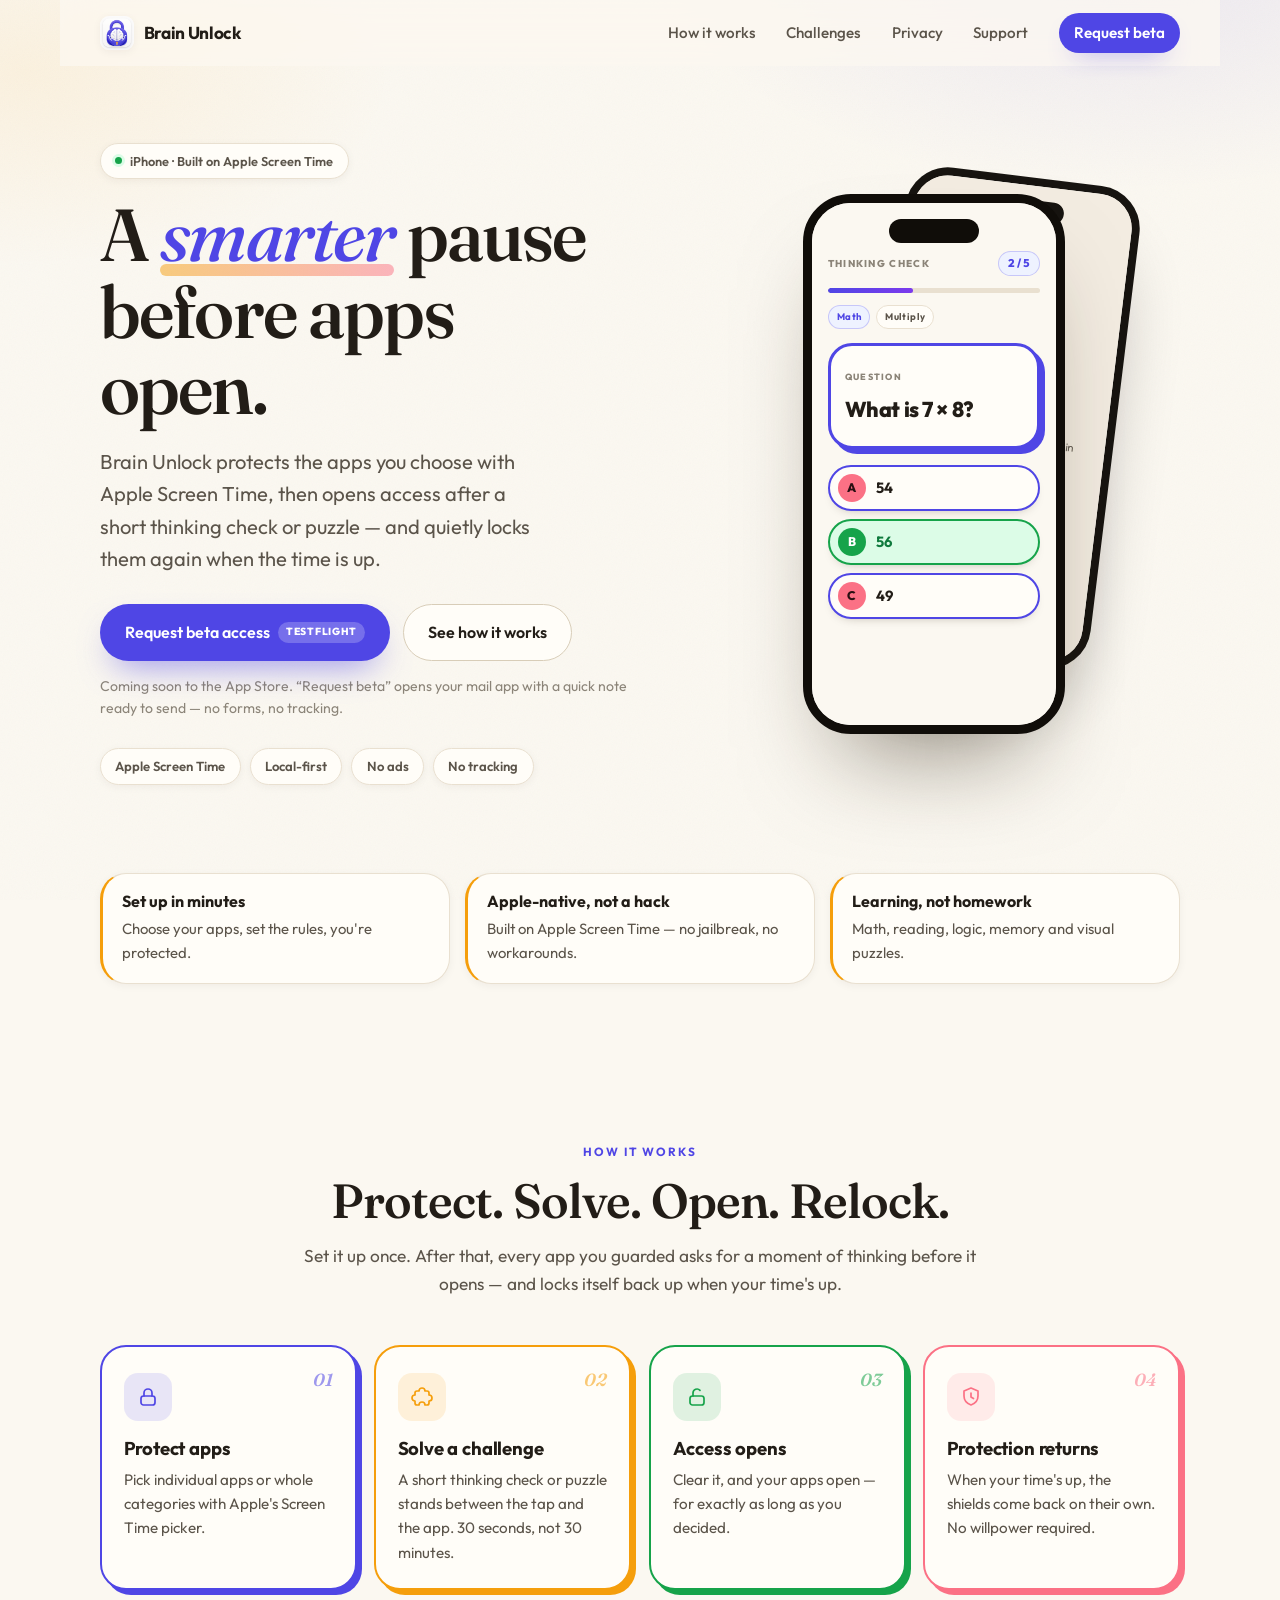
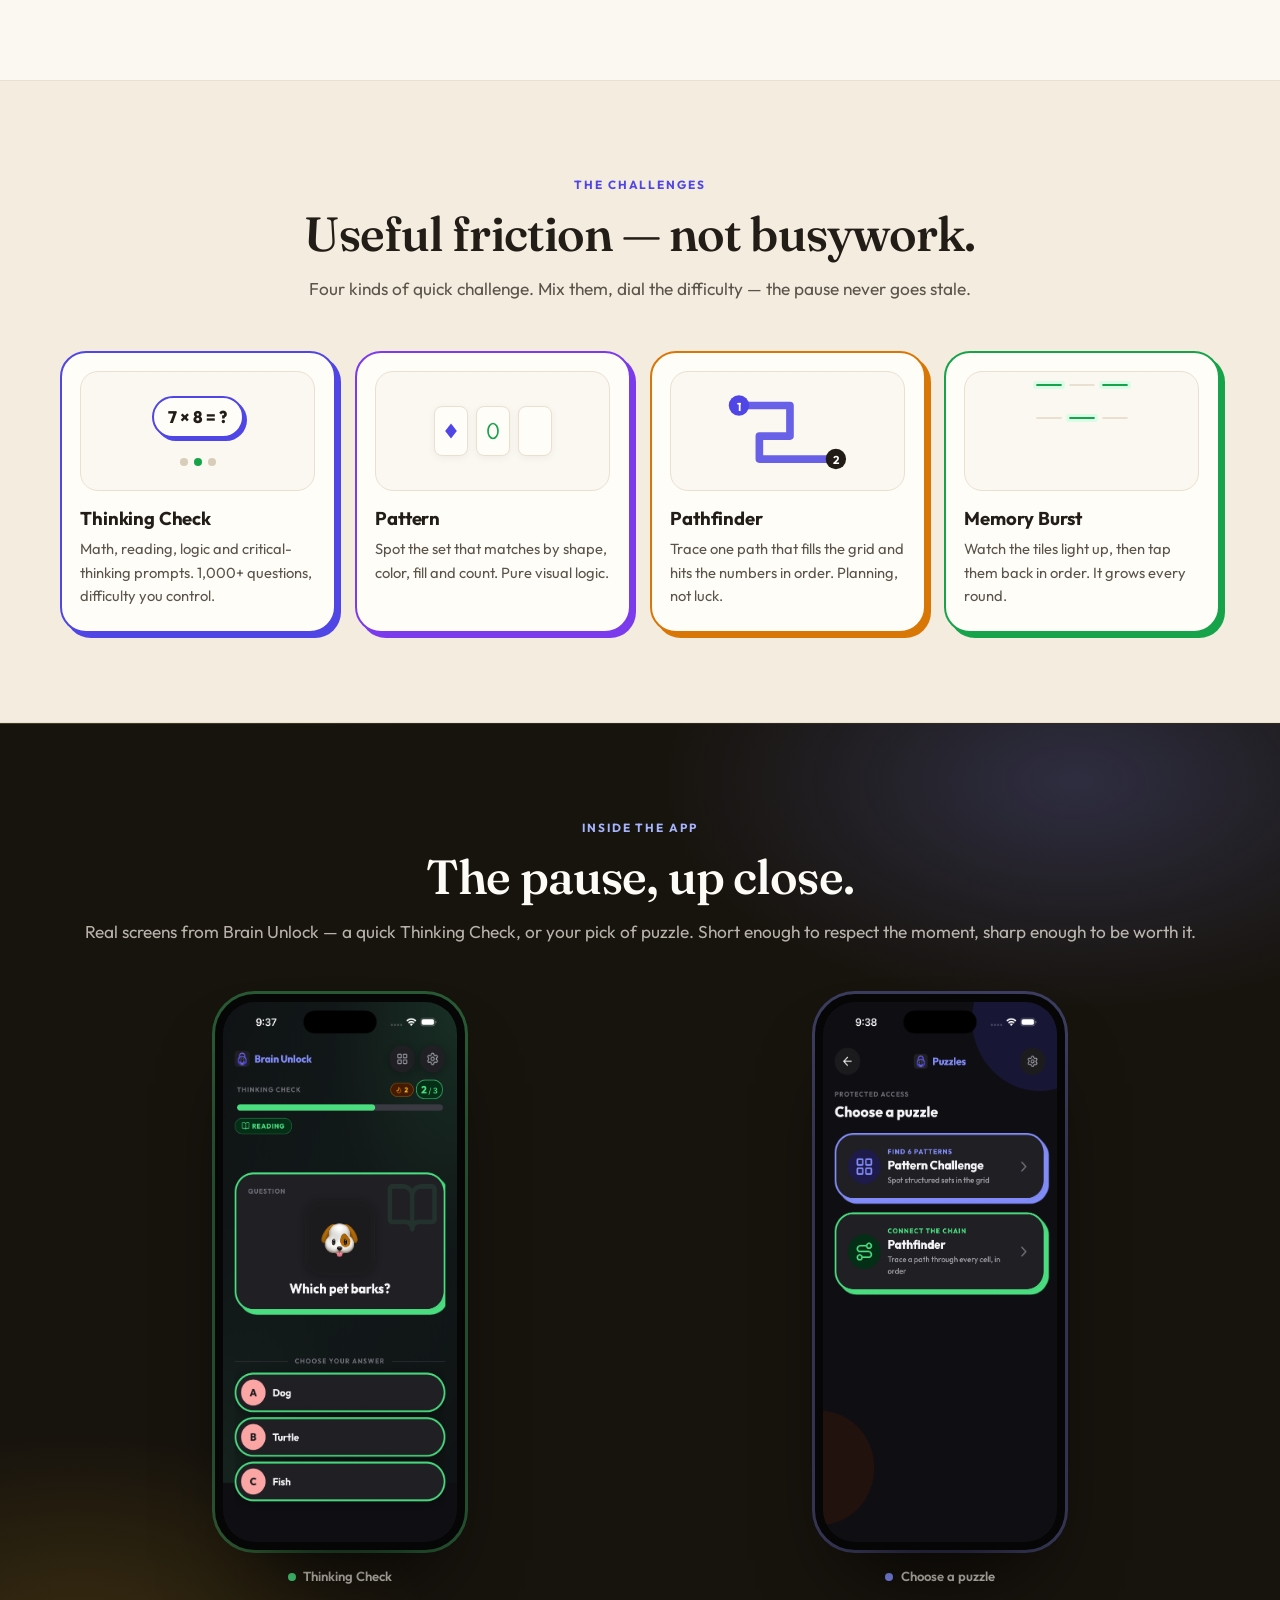
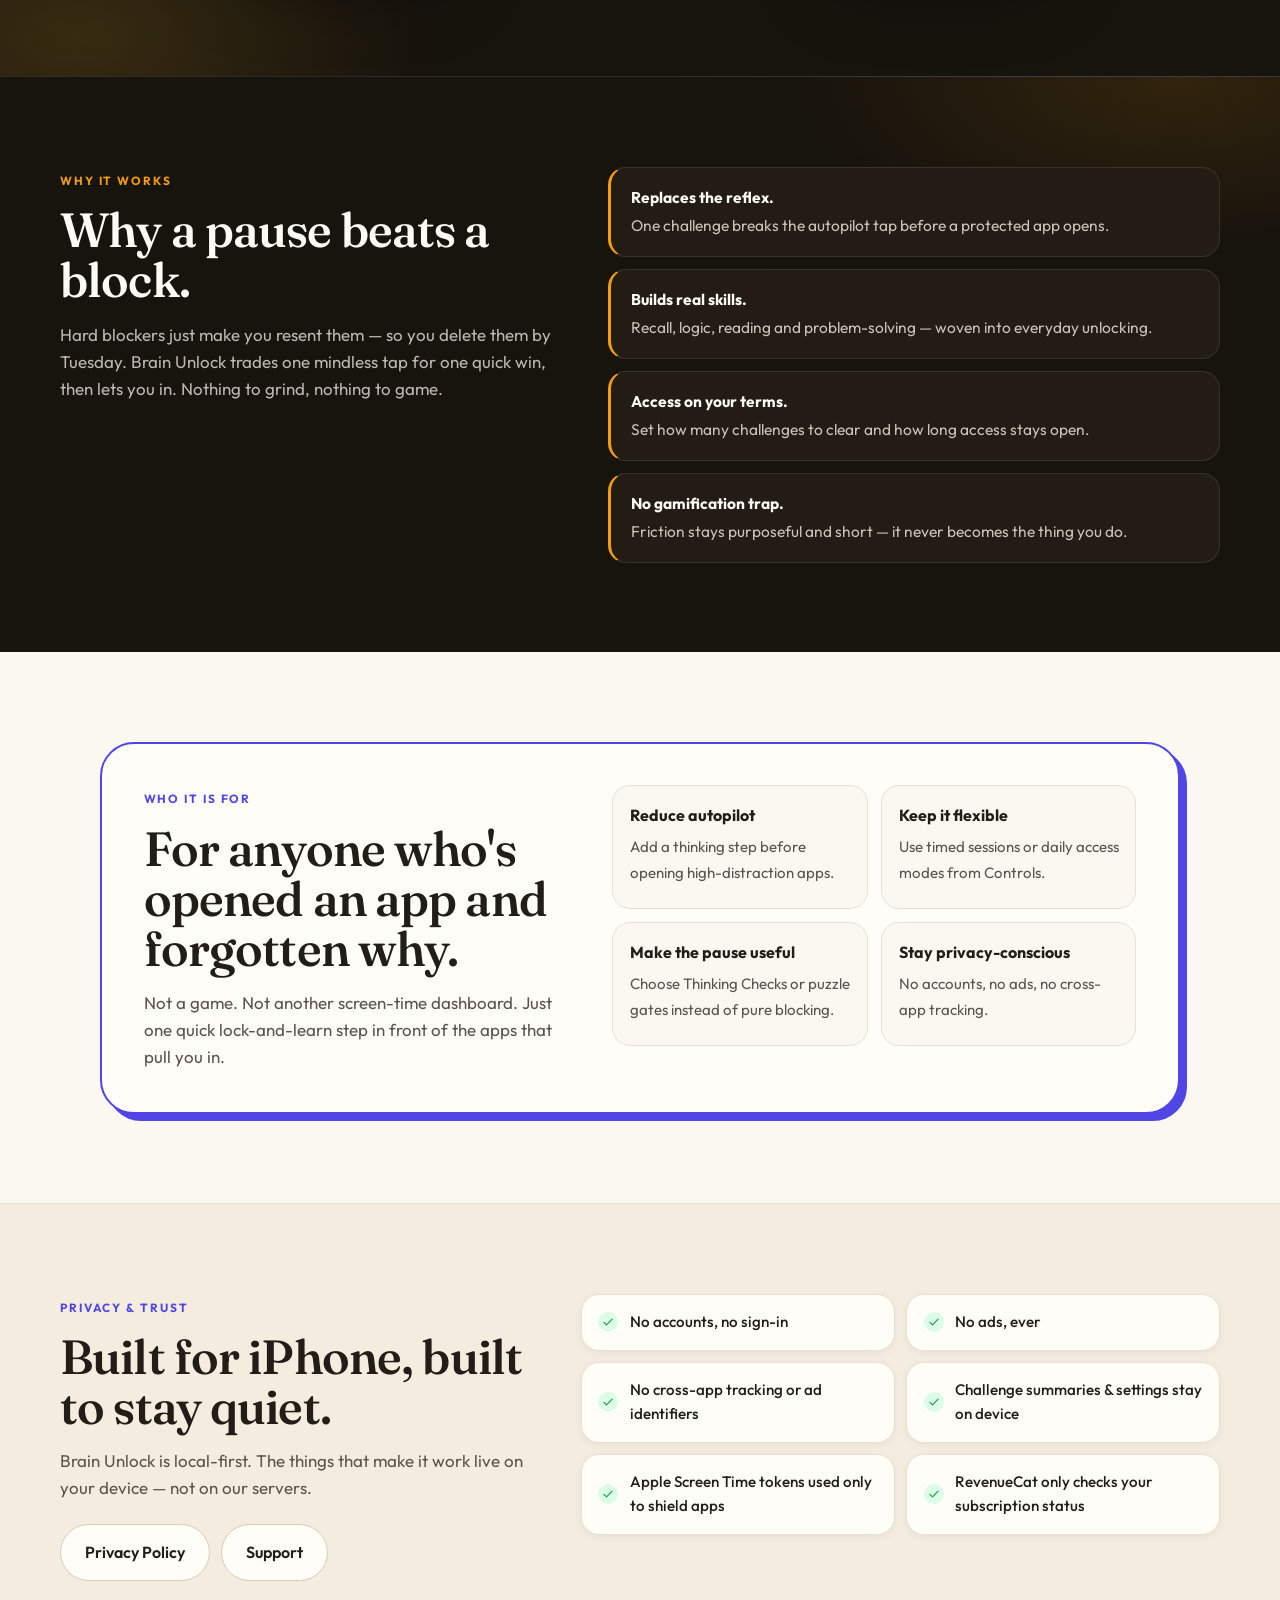
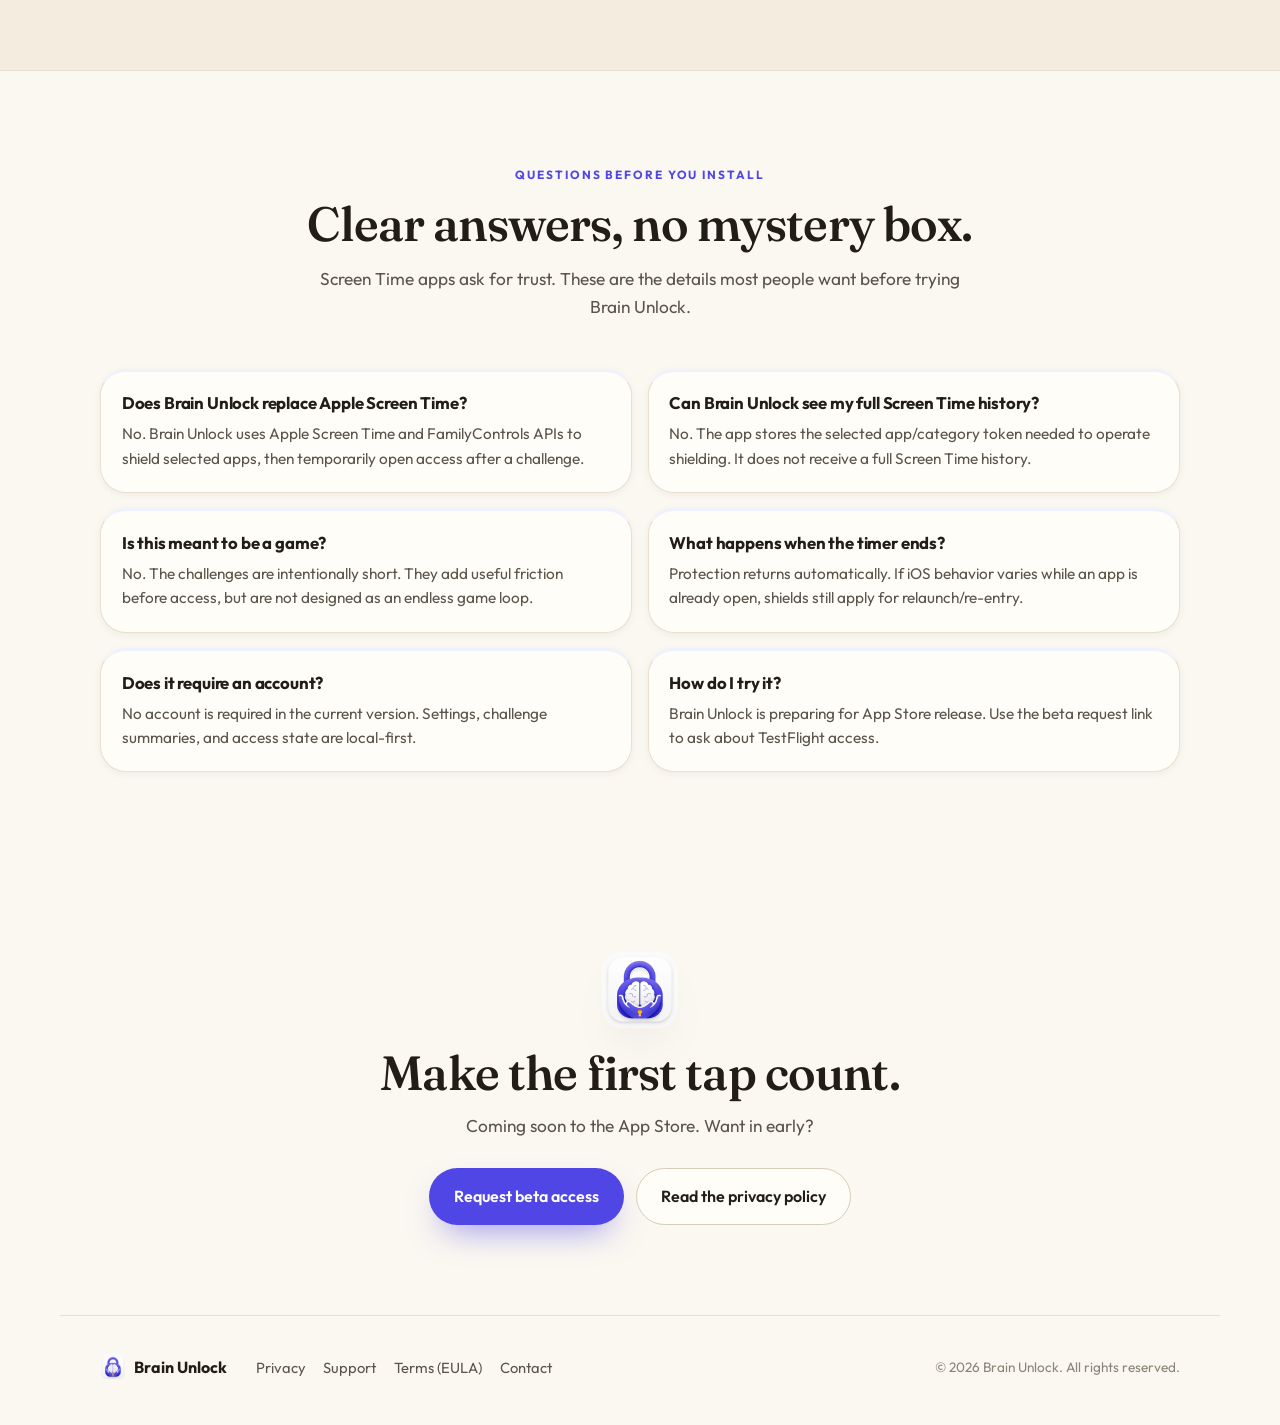
<file: index.html>
<!doctype html>
<html lang="en">
  <head>
    <meta charset="utf-8" />
    <meta name="viewport" content="width=device-width, initial-scale=1, viewport-fit=cover" />
    <meta name="theme-color" content="#fbf8f1" />
    <meta
      name="description"
      content="Brain Unlock protects the apps you choose with Apple Screen Time, then opens access after a short thinking check or puzzle. Local-first. No ads. No tracking."
    />
    <link rel="canonical" href="https://www.brainunlock.app/" />
    <link rel="icon" href="assets/app-icon.png" />
    <link rel="apple-touch-icon" href="assets/app-icon.png" />
    <meta property="og:title" content="Brain Unlock | A smarter pause before apps open" />
    <meta
      property="og:description"
      content="Protect apps with Apple Screen Time, then earn access with a short thinking check or puzzle. Local-first, private, ad-free."
    />
    <meta property="og:type" content="website" />
    <meta property="og:url" content="https://www.brainunlock.app/" />
    <meta property="og:image" content="https://www.brainunlock.app/assets/app-icon.png" />
    <title>Brain Unlock | A smarter pause before apps open</title>
    <script>document.documentElement.classList.add("js");</script>
    <link rel="preconnect" href="https://fonts.googleapis.com" />
    <link rel="preconnect" href="https://fonts.gstatic.com" crossorigin />
    <link
      href="https://fonts.googleapis.com/css2?family=Fraunces:ital,opsz,wght@0,9..144,400..600;1,9..144,400..560&family=Outfit:wght@400;500;600;700;800&display=swap"
      rel="stylesheet"
    />
    <link rel="stylesheet" href="styles.css" />
  </head>
  <body>
    <header class="nav">
      <a class="brand" href="https://www.brainunlock.app/" aria-label="Brain Unlock home">
        <img class="brand-icon" src="assets/app-icon.png" alt="" width="34" height="34" />
        <span class="brand-name">Brain&nbsp;Unlock</span>
      </a>
      <nav class="nav-links" aria-label="Primary">
        <a href="#how">How it works</a>
        <a href="#challenges">Challenges</a>
        <a href="privacy.html">Privacy</a>
        <a href="support.html">Support</a>
        <a class="nav-cta" href="mailto:support@brainunlock.app?subject=Brain%20Unlock%20beta%20access">Request beta</a>
      </nav>
    </header>

    <main>
      <!-- ───────────────────────── Hero ───────────────────────── -->
      <section class="hero">
        <div class="hero-glow" aria-hidden="true"></div>
        <div class="hero-grid">
          <div class="hero-copy reveal">
            <span class="eyebrow"><span class="eyebrow-dot"></span> iPhone&nbsp;·&nbsp;Built on Apple Screen&nbsp;Time</span>
            <h1>A <em>smarter</em> pause<br />before apps open.</h1>
            <p class="lede">
              Brain Unlock protects the apps you choose with Apple Screen Time, then opens
              access after a short thinking check or puzzle — and quietly locks them again
              when the time is up.
            </p>
            <div class="cta-row">
              <a class="btn btn-primary" href="mailto:support@brainunlock.app?subject=Brain%20Unlock%20beta%20access">
                Request beta access
                <em class="soon-tag">TestFlight</em>
              </a>
              <a class="btn btn-ghost" href="#how">See how it works</a>
            </div>
            <p class="cta-note">Coming soon to the App Store. “Request beta” opens your mail app with a quick note ready to send — no forms, no tracking.</p>
            <ul class="chips" aria-label="At a glance">
              <li>Apple Screen Time</li>
              <li>Local-first</li>
              <li>No ads</li>
              <li>No tracking</li>
            </ul>
          </div>

          <!-- Layered iPhone mockups recreating the actual app UI -->
          <div class="hero-stage reveal" style="--d: 140ms" aria-label="Brain Unlock app preview">
            <!-- Back phone: the shield / protected screen -->
            <div class="phone phone-back" aria-hidden="true">
              <div class="screen screen-shield">
                <div class="shield-glyph">
                  <svg viewBox="0 0 24 24" width="38" height="38" fill="none" stroke="currentColor" stroke-width="1.6" stroke-linecap="round" stroke-linejoin="round"><path d="M12 3l7 3v5c0 4.5-3 7.5-7 9-4-1.5-7-4.5-7-9V6z"/><path d="M9.5 12l1.8 1.8L15 10"/></svg>
                </div>
                <p class="shield-title">Protected</p>
                <p class="shield-sub">Finish a quick challenge in Brain Unlock to open this app.</p>
                <span class="shield-btn">Got it</span>
              </div>
            </div>

            <!-- Front phone: the Thinking Check -->
            <div class="phone phone-front">
              <div class="screen screen-check">
                <div class="check-top">
                  <span class="check-eyebrow">Thinking Check</span>
                  <span class="check-progress">2 / 5</span>
                </div>
                <div class="check-bar"><span></span></div>
                <div class="tag-row">
                  <span class="tag tag-cat">Math</span>
                  <span class="tag">Multiply</span>
                </div>
                <div class="q-card">
                  <span class="q-label">Question</span>
                  <p class="q-text">What is 7 × 8?</p>
                </div>
                <div class="answers">
                  <button class="ans" type="button" tabindex="-1"><span class="bub">A</span> 54</button>
                  <button class="ans ans-correct" type="button" tabindex="-1"><span class="bub">B</span> 56</button>
                  <button class="ans" type="button" tabindex="-1"><span class="bub">C</span> 49</button>
                </div>
              </div>
            </div>
          </div>
        </div>
      </section>

      <!-- ─────────────────────── Value proof ─────────────────── -->
      <section class="proof-strip" aria-label="Why people try Brain Unlock">
        <article>
          <strong>Set up in minutes</strong>
          <span>Choose your apps, set the rules, you're protected.</span>
        </article>
        <article>
          <strong>Apple-native, not a hack</strong>
          <span>Built on Apple Screen Time — no jailbreak, no workarounds.</span>
        </article>
        <article>
          <strong>Learning, not homework</strong>
          <span>Math, reading, logic, memory and visual puzzles.</span>
        </article>
      </section>

      <!-- ─────────────────────── How it works ─────────────────── -->
      <section class="section" id="how">
        <div class="section-head">
          <span class="kicker">How it works</span>
          <h2>Protect. Solve. Open. Relock.</h2>
          <p>Set it up once. After that, every app you guarded asks for a moment of thinking before it opens — and locks itself back up when your time's up.</p>
        </div>
        <ol class="flow">
          <li class="flow-step reveal">
            <span class="flow-ix">01</span>
            <span class="flow-ic" aria-hidden="true">
              <svg viewBox="0 0 24 24" fill="none" stroke="currentColor" stroke-width="1.7" stroke-linecap="round" stroke-linejoin="round"><rect x="5" y="11" width="14" height="9" rx="2.5"/><path d="M8 11V8a4 4 0 0 1 8 0v3"/></svg>
            </span>
            <h3>Protect apps</h3>
            <p>Pick individual apps or whole categories with Apple's Screen Time picker.</p>
          </li>
          <li class="flow-step reveal" style="--d: 80ms">
            <span class="flow-ix">02</span>
            <span class="flow-ic" aria-hidden="true">
              <svg viewBox="0 0 24 24" fill="none" stroke="currentColor" stroke-width="1.7" stroke-linecap="round" stroke-linejoin="round"><path d="M12 3a3 3 0 0 1 3 3h2a2 2 0 0 1 2 2v2a3 3 0 0 1 0 6v2a2 2 0 0 1-2 2h-2a3 3 0 0 0-6 0H7a2 2 0 0 1-2-2v-2a3 3 0 0 1 0-6V8a2 2 0 0 1 2-2h2a3 3 0 0 1 3-3z"/></svg>
            </span>
            <h3>Solve a challenge</h3>
            <p>A short thinking check or puzzle stands between the tap and the app. 30 seconds, not 30 minutes.</p>
          </li>
          <li class="flow-step reveal" style="--d: 160ms">
            <span class="flow-ix">03</span>
            <span class="flow-ic" aria-hidden="true">
              <svg viewBox="0 0 24 24" fill="none" stroke="currentColor" stroke-width="1.7" stroke-linecap="round" stroke-linejoin="round"><rect x="5" y="11" width="14" height="9" rx="2.5"/><path d="M8 11V8a4 4 0 0 1 7-2.6"/></svg>
            </span>
            <h3>Access opens</h3>
            <p>Clear it, and your apps open — for exactly as long as you decided.</p>
          </li>
          <li class="flow-step reveal" style="--d: 240ms">
            <span class="flow-ix">04</span>
            <span class="flow-ic" aria-hidden="true">
              <svg viewBox="0 0 24 24" fill="none" stroke="currentColor" stroke-width="1.7" stroke-linecap="round" stroke-linejoin="round"><path d="M12 3l7 3v5c0 4.5-3 7.5-7 9-4-1.5-7-4.5-7-9V6z"/><path d="M12 8v4l2.5 1.5"/></svg>
            </span>
            <h3>Protection returns</h3>
            <p>When your time's up, the shields come back on their own. No willpower required.</p>
          </li>
        </ol>
      </section>

      <!-- ─────────────────────── Challenges ───────────────────── -->
      <section class="section section-soft" id="challenges">
        <div class="section-head">
          <span class="kicker">The challenges</span>
          <h2>Useful friction — not busywork.</h2>
          <p>Four kinds of quick challenge. Mix them, dial the difficulty — the pause never goes stale.</p>
        </div>
        <div class="challenge-grid">
          <article class="ch-card reveal">
            <div class="ch-art ch-art-think" aria-hidden="true">
              <span class="ch-pill">7 × 8 = ?</span>
              <div class="ch-dots"><i></i><i class="on"></i><i></i></div>
            </div>
            <h3>Thinking Check</h3>
            <p>Math, reading, logic and critical-thinking prompts. 1,000+ questions, difficulty you control.</p>
          </article>

          <article class="ch-card reveal" style="--d: 80ms">
            <div class="ch-art ch-art-pattern" aria-hidden="true">
              <span class="setcard"><svg viewBox="0 0 24 24" fill="#4F46E5"><path d="M12 3l7 9-7 9-7-9z"/></svg></span>
              <span class="setcard"><svg viewBox="0 0 24 24" fill="none" stroke="#16A34A" stroke-width="2"><ellipse cx="12" cy="12" rx="6" ry="9"/></svg></span>
              <span class="setcard"><svg viewBox="0 0 24 24" fill="#F59E0B"><path d="M16 4a8 8 0 1 0 0 16 6 6 0 0 1 0-16z"/></svg></span>
            </div>
            <h3>Pattern</h3>
            <p>Spot the set that matches by shape, color, fill and count. Pure visual logic.</p>
          </article>

          <article class="ch-card reveal" style="--d: 160ms">
            <div class="ch-art ch-art-path" aria-hidden="true">
              <svg viewBox="0 0 120 80" width="100%" height="100%" preserveAspectRatio="xMidYMid meet">
                <path d="M22 20 H62 V44 H38 V62 H98" fill="none" stroke="#4F46E5" stroke-width="6" stroke-linecap="round" stroke-linejoin="round" opacity="0.85"/>
                <circle cx="22" cy="20" r="8" fill="#4F46E5"/><text x="22" y="24" text-anchor="middle" font-size="9" fill="#fff" font-weight="700">1</text>
                <circle cx="98" cy="62" r="8" fill="#211C16"/><text x="98" y="66" text-anchor="middle" font-size="9" fill="#fff" font-weight="700">2</text>
              </svg>
            </div>
            <h3>Pathfinder</h3>
            <p>Trace one path that fills the grid and hits the numbers in order. Planning, not luck.</p>
          </article>

          <article class="ch-card reveal" style="--d: 240ms">
            <div class="ch-art ch-art-memory" aria-hidden="true">
              <span class="mtile on"></span><span class="mtile"></span><span class="mtile on"></span>
              <span class="mtile"></span><span class="mtile on"></span><span class="mtile"></span>
            </div>
            <h3>Memory Burst</h3>
            <p>Watch the tiles light up, then tap them back in order. It grows every round.</p>
          </article>
        </div>
      </section>

      <!-- ──────────────────── Dark-mode showcase ──────────────── -->
      <section class="section showcase" aria-label="A look inside the Brain Unlock app">
        <div class="section-head">
          <span class="kicker">Inside the app</span>
          <h2>The pause, up close.</h2>
          <p>Real screens from Brain Unlock — a quick Thinking Check, or your pick of puzzle. Short enough to respect the moment, sharp enough to be worth it.</p>
        </div>
        <div class="showcase-stage">
          <div class="shot-cap shot-cap-1 reveal">
            <div class="shot">
              <img src="assets/simulator_screenshot_D6361042-152D-41A5-B4E5-0A3F7F1196F3.png" alt="Brain Unlock Thinking Check in dark mode — a reading question with answer choices" width="250" height="540" loading="lazy" />
            </div>
            <span class="shot-tag"><i></i> Thinking Check</span>
          </div>
          <div class="shot-cap shot-cap-2 reveal" style="--d: 110ms">
            <div class="shot">
              <img src="assets/simulator_screenshot_AA363468-B106-4E09-99B0-FF3314748592.png" alt="Brain Unlock puzzle chooser in dark mode — Pattern Challenge and Pathfinder" width="250" height="540" loading="lazy" />
            </div>
            <span class="shot-tag"><i></i> Choose a puzzle</span>
          </div>
        </div>
      </section>

      <!-- ─────────────────────── Why it works ─────────────────── -->
      <section class="section why">
        <div class="why-inner">
          <div class="why-head">
            <span class="kicker kicker-light">Why it works</span>
            <h2>Why a pause beats a block.</h2>
            <p>Hard blockers just make you resent them — so you delete them by Tuesday. Brain Unlock trades one mindless tap for one quick win, then lets you in. Nothing to grind, nothing to game.</p>
          </div>
          <ul class="why-list">
            <li>
              <strong>Replaces the reflex.</strong>
              One challenge breaks the autopilot tap before a protected app opens.
            </li>
            <li>
              <strong>Builds real skills.</strong>
              Recall, logic, reading and problem-solving — woven into everyday unlocking.
            </li>
            <li>
              <strong>Access on your terms.</strong>
              Set how many challenges to clear and how long access stays open.
            </li>
            <li>
              <strong>No gamification trap.</strong>
              Friction stays purposeful and short — it never becomes the thing you do.
            </li>
          </ul>
        </div>
      </section>

      <!-- ─────────────────────── Who it's for ─────────────────── -->
      <section class="section buyer-section">
        <div class="buyer-card">
          <div>
            <span class="kicker">Who it is for</span>
            <h2>For anyone who's opened an app and forgotten why.</h2>
            <p>
              Not a game. Not another screen-time dashboard. Just one quick lock-and-learn
              step in front of the apps that pull you in.
            </p>
          </div>
          <div class="buyer-grid">
            <article>
              <strong>Reduce autopilot</strong>
              <span>Add a thinking step before opening high-distraction apps.</span>
            </article>
            <article>
              <strong>Keep it flexible</strong>
              <span>Use timed sessions or daily access modes from Controls.</span>
            </article>
            <article>
              <strong>Make the pause useful</strong>
              <span>Choose Thinking Checks or puzzle gates instead of pure blocking.</span>
            </article>
            <article>
              <strong>Stay privacy-conscious</strong>
              <span>No accounts, no ads, no cross-app tracking.</span>
            </article>
          </div>
        </div>
      </section>

      <!-- ─────────────────────── Privacy / trust ──────────────── -->
      <section class="section section-soft" id="privacy">
        <div class="trust">
          <div class="trust-head">
            <span class="kicker">Privacy &amp; trust</span>
            <h2>Built for iPhone, built to stay quiet.</h2>
            <p>Brain Unlock is local-first. The things that make it work live on your device — not on our servers.</p>
            <div class="trust-links">
              <a class="btn btn-ghost" href="privacy.html">Privacy Policy</a>
              <a class="btn btn-ghost" href="support.html">Support</a>
            </div>
          </div>
          <ul class="trust-list">
            <li><svg viewBox="0 0 24 24" aria-hidden="true" fill="none" stroke="currentColor" stroke-width="2" stroke-linecap="round" stroke-linejoin="round"><path d="M5 12.5l4.5 4.5L19 7"/></svg> No accounts, no sign-in</li>
            <li><svg viewBox="0 0 24 24" aria-hidden="true" fill="none" stroke="currentColor" stroke-width="2" stroke-linecap="round" stroke-linejoin="round"><path d="M5 12.5l4.5 4.5L19 7"/></svg> No ads, ever</li>
            <li><svg viewBox="0 0 24 24" aria-hidden="true" fill="none" stroke="currentColor" stroke-width="2" stroke-linecap="round" stroke-linejoin="round"><path d="M5 12.5l4.5 4.5L19 7"/></svg> No cross-app tracking or ad identifiers</li>
            <li><svg viewBox="0 0 24 24" aria-hidden="true" fill="none" stroke="currentColor" stroke-width="2" stroke-linecap="round" stroke-linejoin="round"><path d="M5 12.5l4.5 4.5L19 7"/></svg> Challenge summaries &amp; settings stay on device</li>
            <li><svg viewBox="0 0 24 24" aria-hidden="true" fill="none" stroke="currentColor" stroke-width="2" stroke-linecap="round" stroke-linejoin="round"><path d="M5 12.5l4.5 4.5L19 7"/></svg> Apple Screen Time tokens used only to shield apps</li>
            <li><svg viewBox="0 0 24 24" aria-hidden="true" fill="none" stroke="currentColor" stroke-width="2" stroke-linecap="round" stroke-linejoin="round"><path d="M5 12.5l4.5 4.5L19 7"/></svg> RevenueCat only checks your subscription status</li>
          </ul>
        </div>
      </section>

      <!-- ─────────────────────── FAQ ──────────────────────────── -->
      <section class="section faq-section" id="faq">
        <div class="section-head">
          <span class="kicker">Questions before you install</span>
          <h2>Clear answers, no mystery box.</h2>
          <p>Screen Time apps ask for trust. These are the details most people want before trying Brain Unlock.</p>
        </div>
        <div class="faq-grid">
          <article>
            <h3>Does Brain Unlock replace Apple Screen Time?</h3>
            <p>No. Brain Unlock uses Apple Screen Time and FamilyControls APIs to shield selected apps, then temporarily open access after a challenge.</p>
          </article>
          <article>
            <h3>Can Brain Unlock see my full Screen Time history?</h3>
            <p>No. The app stores the selected app/category token needed to operate shielding. It does not receive a full Screen Time history.</p>
          </article>
          <article>
            <h3>Is this meant to be a game?</h3>
            <p>No. The challenges are intentionally short. They add useful friction before access, but are not designed as an endless game loop.</p>
          </article>
          <article>
            <h3>What happens when the timer ends?</h3>
            <p>Protection returns automatically. If iOS behavior varies while an app is already open, shields still apply for relaunch/re-entry.</p>
          </article>
          <article>
            <h3>Does it require an account?</h3>
            <p>No account is required in the current version. Settings, challenge summaries, and access state are local-first.</p>
          </article>
          <article>
            <h3>How do I try it?</h3>
            <p>Brain Unlock is preparing for App Store release. Use the beta request link to ask about TestFlight access.</p>
          </article>
        </div>
      </section>

      <!-- ─────────────────────── Closing CTA ──────────────────── -->
      <section class="section closing">
        <img class="closing-icon" src="assets/app-icon.png" alt="" width="76" height="76" />
        <h2>Make the first tap count.</h2>
        <p>Coming soon to the App Store. Want in early?</p>
        <div class="cta-row cta-center">
          <a class="btn btn-primary" href="mailto:support@brainunlock.app?subject=Brain%20Unlock%20beta%20access">Request beta access</a>
          <a class="btn btn-ghost" href="privacy.html">Read the privacy policy</a>
        </div>
      </section>
    </main>

    <footer class="footer">
      <div class="footer-brand">
        <img src="assets/app-icon.png" alt="" width="26" height="26" />
        <span>Brain Unlock</span>
      </div>
      <nav class="footer-links" aria-label="Footer">
        <a href="privacy.html">Privacy</a>
        <a href="support.html">Support</a>
        <a href="https://www.apple.com/legal/internet-services/itunes/dev/stdeula/">Terms (EULA)</a>
        <a href="mailto:support@brainunlock.app">Contact</a>
      </nav>
      <span class="footer-copy">© 2026 Brain Unlock. All rights reserved.</span>
    </footer>

    <!-- Scroll-orchestrated reveals. Hidden only when JS is present (.js gate in
         the head), so no-JS / crawlers still get everything; IntersectionObserver
         then fires each element's --d stagger as it enters the viewport. -->
    <script>
      (function () {
        var els = document.querySelectorAll(".reveal");
        if (!els.length) return;
        if (!("IntersectionObserver" in window)) {
          for (var i = 0; i < els.length; i++) els[i].classList.add("in");
          return;
        }
        var io = new IntersectionObserver(
          function (entries) {
            entries.forEach(function (e) {
              if (e.isIntersecting) {
                e.target.classList.add("in");
                io.unobserve(e.target);
              }
            });
          },
          { rootMargin: "0px 0px -10% 0px", threshold: 0.12 }
        );
        els.forEach(function (el) { io.observe(el); });
      })();
    </script>
  </body>
</html>
</file>
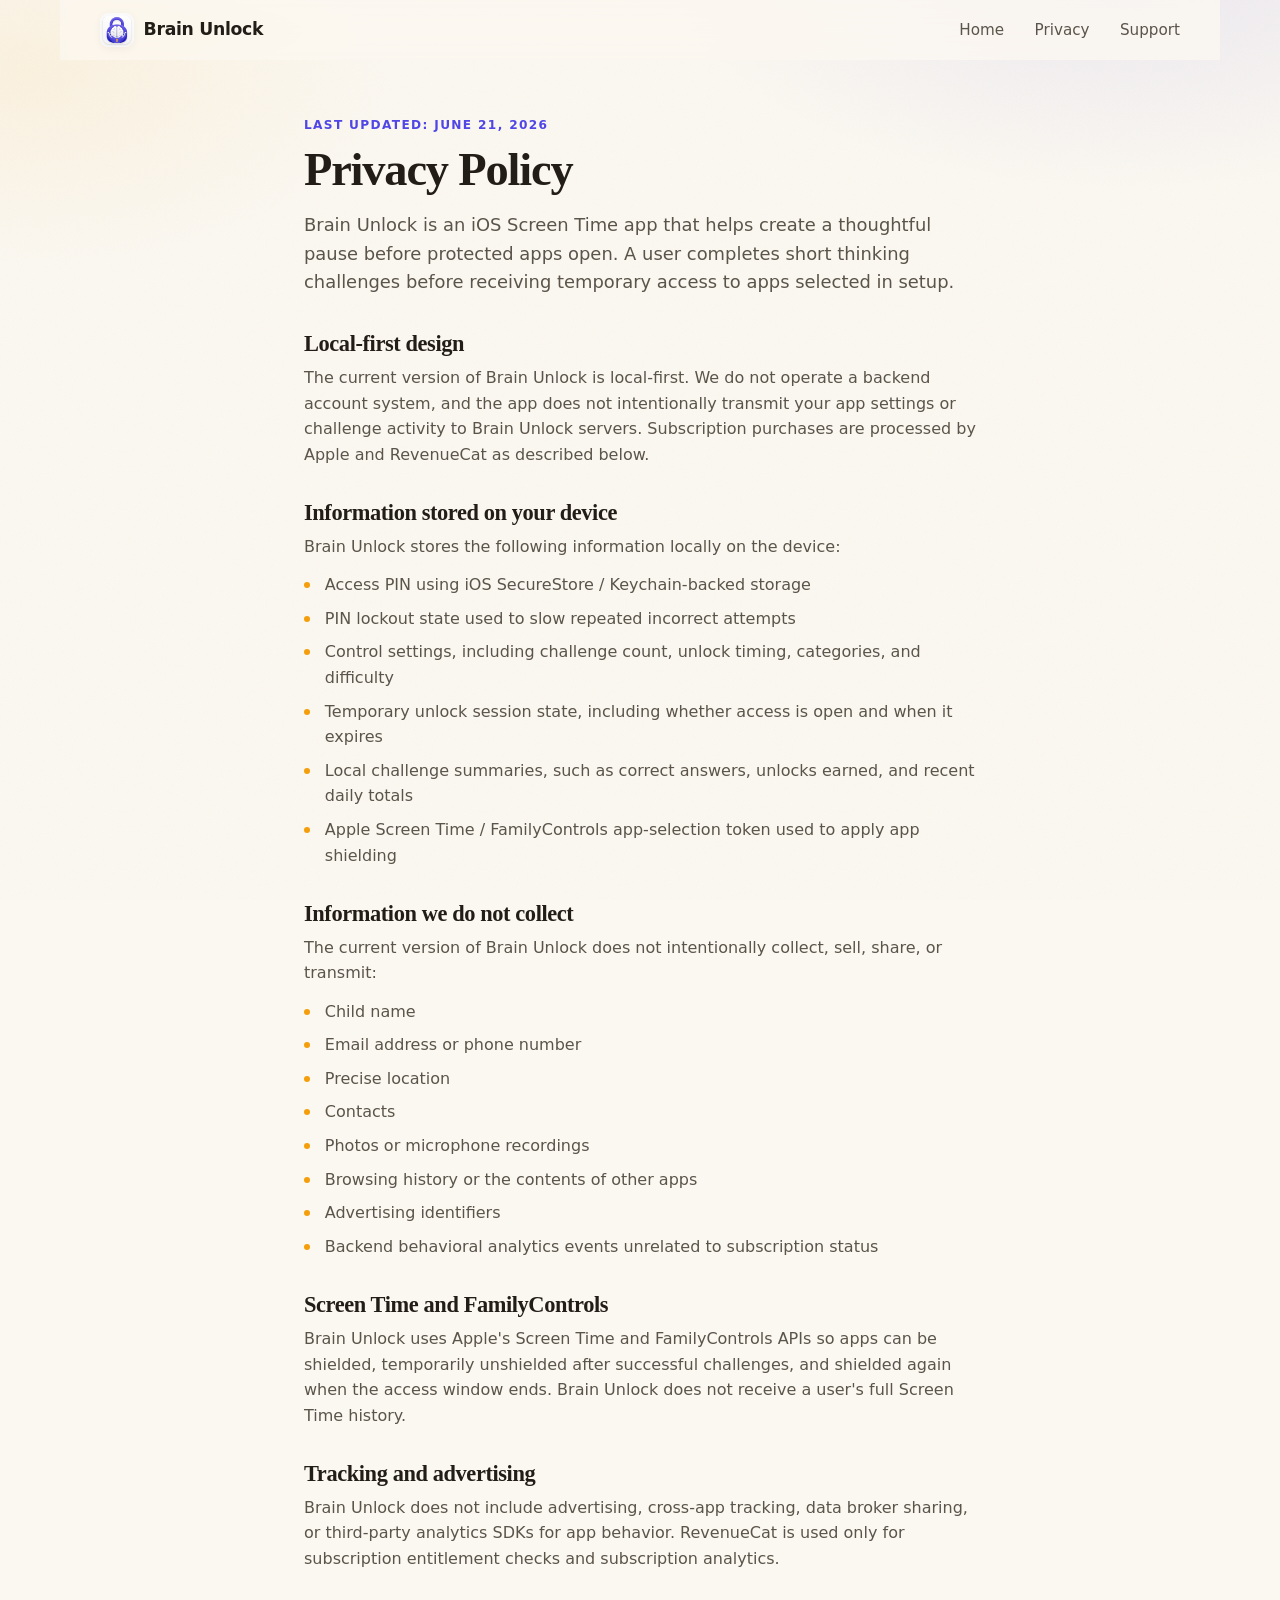
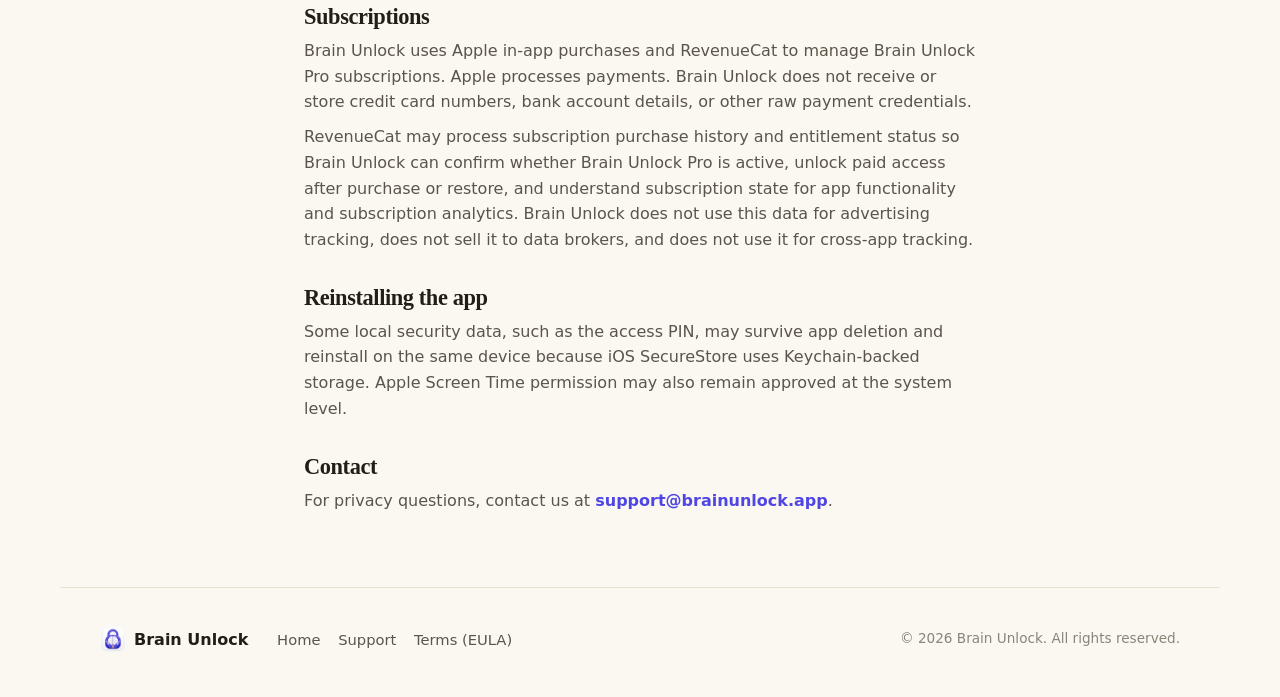
<file: privacy.html>
<!doctype html>
<html lang="en">
  <head>
    <meta charset="utf-8" />
    <meta name="viewport" content="width=device-width, initial-scale=1" />
    <meta
      name="description"
      content="Brain Unlock privacy policy for local-first Screen Time controls, subscriptions, and protected app settings."
    />
    <link rel="canonical" href="https://www.brainunlock.app/privacy.html" />
    <link rel="icon" href="assets/app-icon.png" />
    <link rel="apple-touch-icon" href="assets/app-icon.png" />
    <meta name="theme-color" content="#FBFAF7" />
    <title>Privacy Policy | Brain Unlock</title>
    <link rel="stylesheet" href="styles.css" />
  </head>
  <body>
    <header class="nav">
      <a class="brand" href="https://www.brainunlock.app/" aria-label="Brain Unlock home">
        <img class="brand-icon" src="assets/app-icon.png" alt="" width="34" height="34" />
        <span class="brand-name">Brain&nbsp;Unlock</span>
      </a>
      <nav class="nav-links" aria-label="Primary">
        <a href="index.html">Home</a>
        <a href="privacy.html">Privacy</a>
        <a href="support.html">Support</a>
      </nav>
    </header>

    <main class="legal">
      <p class="updated">Last updated: June 21, 2026</p>
      <h1>Privacy Policy</h1>
      <p class="lead">
        Brain Unlock is an iOS Screen Time app that helps create a thoughtful
        pause before protected apps open. A user completes short thinking
        challenges before receiving temporary access to apps selected in setup.
      </p>

      <h2>Local-first design</h2>
      <p>
        The current version of Brain Unlock is local-first. We do not operate a
        backend account system, and the app does not intentionally transmit your
        app settings or challenge activity to Brain Unlock servers. Subscription
        purchases are processed by Apple and RevenueCat as described below.
      </p>

      <h2>Information stored on your device</h2>
      <p>Brain Unlock stores the following information locally on the device:</p>
      <ul>
        <li>Access PIN using iOS SecureStore / Keychain-backed storage</li>
        <li>PIN lockout state used to slow repeated incorrect attempts</li>
        <li>Control settings, including challenge count, unlock timing, categories, and difficulty</li>
        <li>Temporary unlock session state, including whether access is open and when it expires</li>
        <li>Local challenge summaries, such as correct answers, unlocks earned, and recent daily totals</li>
        <li>Apple Screen Time / FamilyControls app-selection token used to apply app shielding</li>
      </ul>

      <h2>Information we do not collect</h2>
      <p>The current version of Brain Unlock does not intentionally collect, sell, share, or transmit:</p>
      <ul>
        <li>Child name</li>
        <li>Email address or phone number</li>
        <li>Precise location</li>
        <li>Contacts</li>
        <li>Photos or microphone recordings</li>
        <li>Browsing history or the contents of other apps</li>
        <li>Advertising identifiers</li>
        <li>Backend behavioral analytics events unrelated to subscription status</li>
      </ul>

      <h2>Screen Time and FamilyControls</h2>
      <p>
        Brain Unlock uses Apple's Screen Time and FamilyControls APIs so apps can
        be shielded, temporarily unshielded after successful challenges, and
        shielded again when the access window ends. Brain Unlock does not receive
        a user's full Screen Time history.
      </p>

      <h2>Tracking and advertising</h2>
      <p>
        Brain Unlock does not include advertising, cross-app tracking, data broker
        sharing, or third-party analytics SDKs for app behavior. RevenueCat is
        used only for subscription entitlement checks and subscription analytics.
      </p>

      <h2>Subscriptions</h2>
      <p>
        Brain Unlock uses Apple in-app purchases and RevenueCat to manage Brain
        Unlock Pro subscriptions. Apple processes payments. Brain Unlock does not
        receive or store credit card numbers, bank account details, or other raw
        payment credentials.
      </p>
      <p>
        RevenueCat may process subscription purchase history and entitlement
        status so Brain Unlock can confirm whether Brain Unlock Pro is active,
        unlock paid access after purchase or restore, and understand subscription
        state for app functionality and subscription analytics. Brain Unlock does
        not use this data for advertising tracking, does not sell it to data
        brokers, and does not use it for cross-app tracking.
      </p>

      <h2>Reinstalling the app</h2>
      <p>
        Some local security data, such as the access PIN, may survive app deletion
        and reinstall on the same device because iOS SecureStore uses
        Keychain-backed storage. Apple Screen Time permission may also remain
        approved at the system level.
      </p>

      <h2>Contact</h2>
      <p>
        For privacy questions, contact us at
        <a href="mailto:support@brainunlock.app">support@brainunlock.app</a>.
      </p>
    </main>

    <footer class="footer">
      <div class="footer-brand">
        <img src="assets/app-icon.png" alt="" width="26" height="26" />
        <span>Brain Unlock</span>
      </div>
      <nav class="footer-links" aria-label="Footer">
        <a href="index.html">Home</a>
        <a href="support.html">Support</a>
        <a href="https://www.apple.com/legal/internet-services/itunes/dev/stdeula/">Terms (EULA)</a>
      </nav>
      <span class="footer-copy">© 2026 Brain Unlock. All rights reserved.</span>
    </footer>
  </body>
</html>
</file>
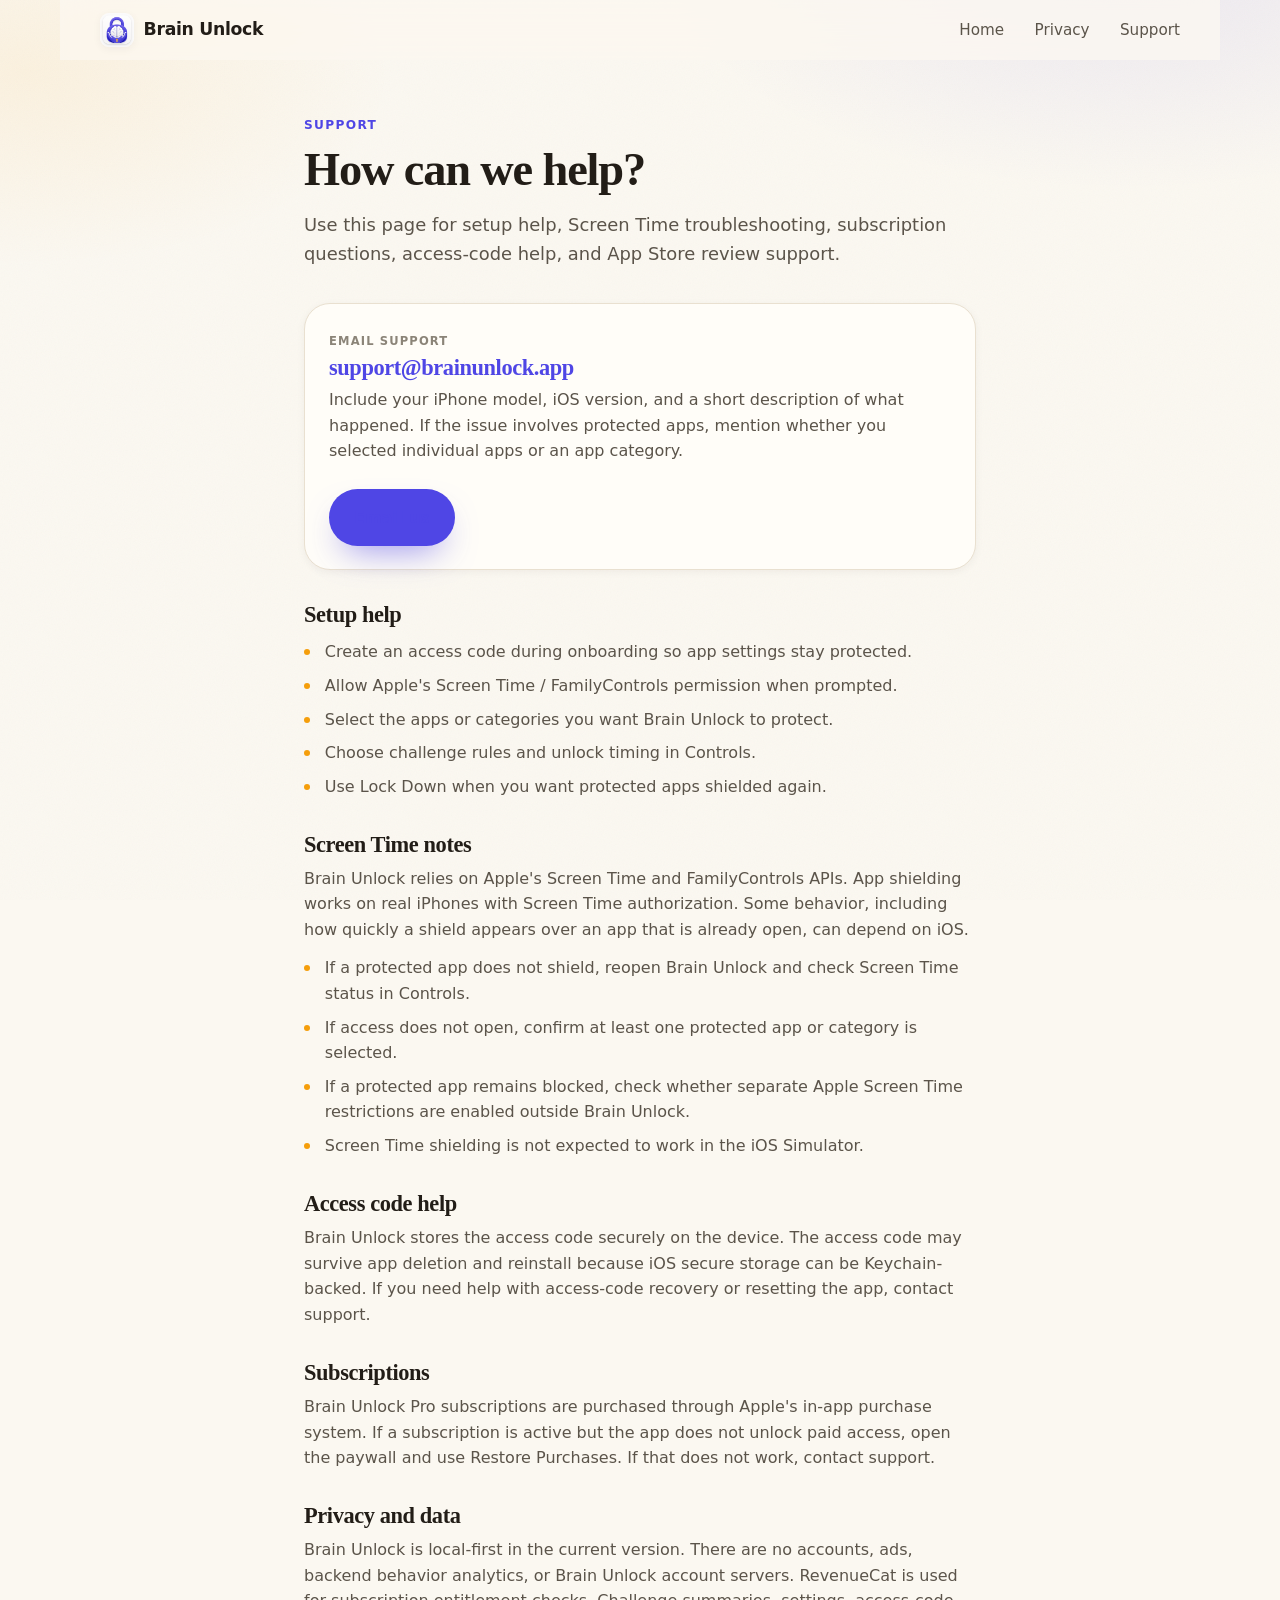
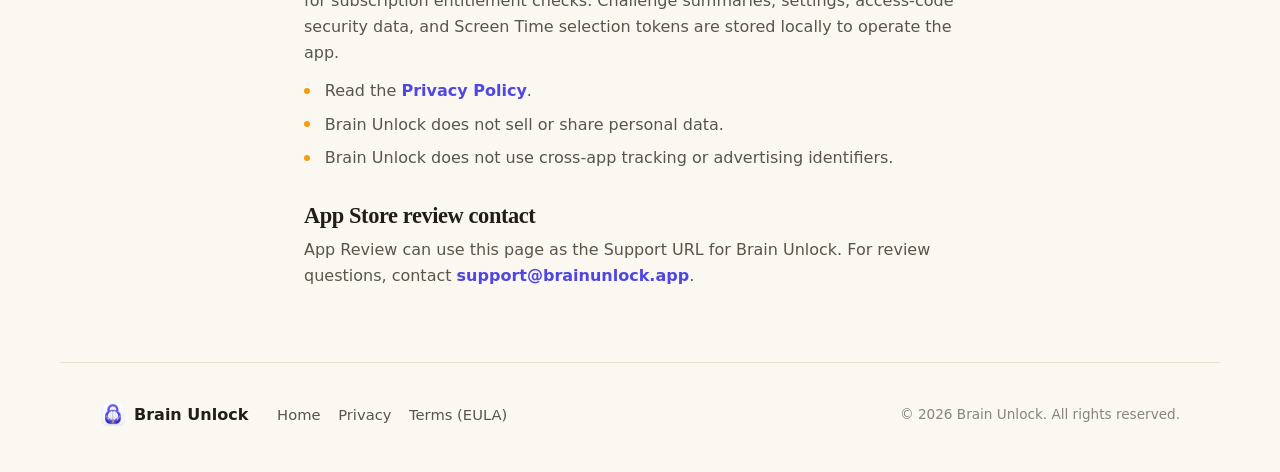
<file: support.html>
<!doctype html>
<html lang="en">
  <head>
    <meta charset="utf-8" />
    <meta name="viewport" content="width=device-width, initial-scale=1" />
    <meta
      name="description"
      content="Brain Unlock support for setup, Screen Time permissions, protected apps, access code help, subscriptions, and privacy questions."
    />
    <link rel="canonical" href="https://www.brainunlock.app/support.html" />
    <link rel="icon" href="assets/app-icon.png" />
    <link rel="apple-touch-icon" href="assets/app-icon.png" />
    <meta name="theme-color" content="#FBFAF7" />
    <title>Support | Brain Unlock</title>
    <link rel="stylesheet" href="styles.css" />
  </head>
  <body>
    <header class="nav">
      <a class="brand" href="https://www.brainunlock.app/" aria-label="Brain Unlock home">
        <img class="brand-icon" src="assets/app-icon.png" alt="" width="34" height="34" />
        <span class="brand-name">Brain&nbsp;Unlock</span>
      </a>
      <nav class="nav-links" aria-label="Primary">
        <a href="index.html">Home</a>
        <a href="privacy.html">Privacy</a>
        <a href="support.html">Support</a>
      </nav>
    </header>

    <main class="legal">
      <p class="updated">Support</p>
      <h1>How can we help?</h1>
      <p class="lead">
        Use this page for setup help, Screen Time troubleshooting, subscription
        questions, access-code help, and App Store review support.
      </p>

      <section class="support-callout">
        <div>
          <span class="mini-label">Email support</span>
          <h2>support@brainunlock.app</h2>
          <p>
            Include your iPhone model, iOS version, and a short description of
            what happened. If the issue involves protected apps, mention whether
            you selected individual apps or an app category.
          </p>
        </div>
        <a class="btn btn-primary" href="mailto:support@brainunlock.app">Email us</a>
      </section>

      <h2>Setup help</h2>
      <ul>
        <li>Create an access code during onboarding so app settings stay protected.</li>
        <li>Allow Apple's Screen Time / FamilyControls permission when prompted.</li>
        <li>Select the apps or categories you want Brain Unlock to protect.</li>
        <li>Choose challenge rules and unlock timing in Controls.</li>
        <li>Use Lock Down when you want protected apps shielded again.</li>
      </ul>

      <h2>Screen Time notes</h2>
      <p>
        Brain Unlock relies on Apple's Screen Time and FamilyControls APIs. App
        shielding works on real iPhones with Screen Time authorization. Some
        behavior, including how quickly a shield appears over an app that is
        already open, can depend on iOS.
      </p>
      <ul>
        <li>If a protected app does not shield, reopen Brain Unlock and check Screen Time status in Controls.</li>
        <li>If access does not open, confirm at least one protected app or category is selected.</li>
        <li>If a protected app remains blocked, check whether separate Apple Screen Time restrictions are enabled outside Brain Unlock.</li>
        <li>Screen Time shielding is not expected to work in the iOS Simulator.</li>
      </ul>

      <h2>Access code help</h2>
      <p>
        Brain Unlock stores the access code securely on the device. The access
        code may survive app deletion and reinstall because iOS secure storage
        can be Keychain-backed. If you need help with access-code recovery or
        resetting the app, contact support.
      </p>

      <h2>Subscriptions</h2>
      <p>
        Brain Unlock Pro subscriptions are purchased through Apple's in-app
        purchase system. If a subscription is active but the app does not unlock
        paid access, open the paywall and use Restore Purchases. If that does not
        work, contact support.
      </p>

      <h2>Privacy and data</h2>
      <p>
        Brain Unlock is local-first in the current version. There are no accounts,
        ads, backend behavior analytics, or Brain Unlock account servers.
        RevenueCat is used for subscription entitlement checks. Challenge
        summaries, settings, access-code security data, and Screen Time selection
        tokens are stored locally to operate the app.
      </p>
      <ul>
        <li>Read the <a href="https://www.brainunlock.app/privacy.html">Privacy Policy</a>.</li>
        <li>Brain Unlock does not sell or share personal data.</li>
        <li>Brain Unlock does not use cross-app tracking or advertising identifiers.</li>
      </ul>

      <h2>App Store review contact</h2>
      <p>
        App Review can use this page as the Support URL for Brain Unlock. For
        review questions, contact
        <a href="mailto:support@brainunlock.app">support@brainunlock.app</a>.
      </p>
    </main>

    <footer class="footer">
      <div class="footer-brand">
        <img src="assets/app-icon.png" alt="" width="26" height="26" />
        <span>Brain Unlock</span>
      </div>
      <nav class="footer-links" aria-label="Footer">
        <a href="index.html">Home</a>
        <a href="privacy.html">Privacy</a>
        <a href="https://www.apple.com/legal/internet-services/itunes/dev/stdeula/">Terms (EULA)</a>
      </nav>
      <span class="footer-copy">© 2026 Brain Unlock. All rights reserved.</span>
    </footer>
  </body>
</html>
</file>
<file: styles.css>
/* ============================================================================
   Brain Unlock — marketing site
   ----------------------------------------------------------------------------
   Aesthetic: warm "cream paper" editorial, pulled straight from the app's
   light mode. Fraunces (display serif) + Outfit (the app's own UI sans).
   Signature surface = the app's neobrutalist hard-offset accent slab.
   Atmosphere from layered corner-wash glows + paper grain. CSS-only motion,
   scroll-orchestrated. Dual-theme story told with real dark-mode screenshots.
   ========================================================================== */

:root {
  /* ── Type ── */
  --display: "Fraunces", "Iowan Old Style", Georgia, "Times New Roman", serif;
  --sans: "Outfit", -apple-system, system-ui, "Segoe UI", Roboto, Helvetica, Arial, sans-serif;

  /* ── Warm neutrals (cream paper) ── */
  --ink: #221d17;
  --ink-soft: #5b544a;
  --ink-faint: #8b8478;
  --cream: #fbf8f1;        /* page */
  --cream-2: #f3ecdf;      /* soft band */
  --paper: #fffdf8;        /* card */
  --line: #e9e0d0;
  --line-strong: #d8cdb8;

  /* ── Brand accents (exact app tokens) ── */
  --indigo: #4f46e5;
  --indigo-deep: #4338ca;
  --indigo-tint: #eef2ff;
  --gold: #f59e0b;
  --gold-2: #d97706;
  --gold-soft: #fef3c7;
  --green: #16a34a;
  --green-tint: #dcfce7;
  --coral: #fb7185;        /* the answer-bubble warmth */
  --coral-tint: #ffe4e6;
  --violet: #7c3aed;
  --violet-tint: #ede9fe;

  /* ── Warm dark band (espresso) ── */
  --espresso: #17130d;
  --espresso-2: #221c14;
  --espresso-line: rgba(255, 247, 233, 0.1);
  --cream-on-dark: #f7f1e6;

  --maxw: 1160px;
  --r-sm: 12px;
  --r: 18px;
  --r-lg: 26px;
  --r-xl: 34px;
  --r-hero: 32px;          /* matches the app's hero radius */
  --pill: 999px;

  --shadow-sm: 0 2px 8px rgba(40, 28, 10, 0.05);
  --shadow: 0 24px 50px -28px rgba(40, 28, 10, 0.34);
  --shadow-lg: 0 54px 96px -40px rgba(40, 28, 10, 0.5);

  /* Slab = the app's hard-offset neobrutalist shadow. Caller sets the accent
     via --slab (border + shadow color). */
  --slab: var(--indigo);
  --slab-off: 5px;
}

* { box-sizing: border-box; }

html { -webkit-text-size-adjust: 100%; scroll-behavior: smooth; }

body {
  margin: 0;
  font-family: var(--sans);
  color: var(--ink);
  background-color: var(--cream);
  /* Atmosphere: two soft corner washes + a hair of paper grain so the page
     never reads as flat cream. The grain is a tiny inline SVG turbulence. */
  background-image:
    radial-gradient(60% 42% at 88% -4%, rgba(79, 70, 229, 0.09), transparent 60%),
    radial-gradient(48% 36% at 2% 8%, rgba(245, 158, 11, 0.08), transparent 60%),
    url("data:image/svg+xml,%3Csvg xmlns='http://www.w3.org/2000/svg' width='180' height='180'%3E%3Cfilter id='n'%3E%3CfeTurbulence type='fractalNoise' baseFrequency='0.85' numOctaves='2' stitchTiles='stitch'/%3E%3C/filter%3E%3Crect width='100%25' height='100%25' filter='url(%23n)' opacity='0.035'/%3E%3C/svg%3E");
  background-repeat: no-repeat, no-repeat, repeat;
  background-attachment: fixed, fixed, fixed;
  line-height: 1.6;
  font-weight: 400;
  -webkit-font-smoothing: antialiased;
  text-rendering: optimizeLegibility;
  overflow-x: hidden;
}

/* ── Type scale ── */
h1, h2, h3 { margin: 0; }
h1, h2 {
  font-family: var(--display);
  font-weight: 560;            /* Fraunces optical weight; warm, not heavy */
  font-optical-sizing: auto;
  letter-spacing: -0.018em;
  line-height: 1.04;
}
h2 { font-size: clamp(1.85rem, 1.1rem + 3vw, 3rem); }
h3 { font-family: var(--sans); font-size: 1.16rem; font-weight: 700; letter-spacing: -0.01em; line-height: 1.25; }
p { margin: 0; }
a { color: inherit; text-decoration: none; }
img { max-width: 100%; display: block; }
ul, ol { margin: 0; padding: 0; list-style: none; }
::selection { background: var(--gold-soft); color: var(--ink); }

.kicker {
  display: inline-block;
  font-family: var(--sans);
  font-size: 0.74rem;
  font-weight: 700;
  letter-spacing: 0.16em;
  text-transform: uppercase;
  color: var(--indigo);
  margin-bottom: 0.9rem;
}
.kicker-light { color: var(--gold); }

/* ───────────────────────────── Nav ───────────────────────────── */
.nav {
  position: sticky; top: 0; z-index: 50;
  display: flex; align-items: center; justify-content: space-between; gap: 1rem;
  max-width: var(--maxw); margin: 0 auto;
  padding: 0.8rem clamp(1.1rem, 4vw, 2.5rem);
  background: rgba(251, 248, 241, 0.78);
  backdrop-filter: saturate(170%) blur(16px);
  -webkit-backdrop-filter: saturate(170%) blur(16px);
}
.brand { display: inline-flex; align-items: center; gap: 0.6rem; font-weight: 700; letter-spacing: -0.02em; }
.brand-icon { border-radius: 9px; box-shadow: var(--shadow-sm); }
.brand-name { font-size: 1.08rem; }
.nav-links { display: flex; gap: clamp(0.9rem, 2.5vw, 1.9rem); align-items: center; }
.nav-links a { font-size: 0.95rem; font-weight: 500; color: var(--ink-soft); transition: color 0.18s; }
.nav-links a:hover { color: var(--ink); }
.nav-links a[href^="#"] { display: none; }
@media (min-width: 620px) { .nav-links a[href^="#"] { display: inline; } }
.nav-links .nav-cta {
  display: inline-flex; align-items: center;
  padding: 0.5rem 0.95rem; border-radius: var(--pill);
  color: #fff; font-weight: 600;
  background: var(--indigo);
  box-shadow: 0 12px 26px -16px rgba(79, 70, 229, 0.85);
  transition: background 0.18s, transform 0.16s;
}
.nav-links .nav-cta:hover { color: #fff; background: var(--indigo-deep); transform: translateY(-1px); }
@media (max-width: 619px) {
  .nav { padding-inline: 1rem; }
  .brand-name { font-size: 0.98rem; }
  .nav-links { gap: 0; }
  .nav-links a:not(.nav-cta) { display: none; }
  .nav-links .nav-cta { padding: 0.58rem 0.82rem; font-size: 0.88rem; }
}

/* ───────────────────────────── Buttons / chips ───────────────── */
.btn {
  position: relative;
  display: inline-flex; align-items: center; gap: 0.5rem;
  padding: 0.92rem 1.5rem; border-radius: var(--pill);
  font-family: var(--sans); font-size: 1rem; font-weight: 600;
  border: 1.5px solid transparent; cursor: pointer;
  transition: transform 0.16s ease, box-shadow 0.2s ease, background 0.2s ease, border-color 0.2s ease;
}
.btn-primary { background: var(--indigo); color: #fff; box-shadow: 0 16px 34px -14px rgba(79, 70, 229, 0.65); }
.btn-primary:hover { transform: translateY(-2px); background: var(--indigo-deep); box-shadow: 0 22px 44px -16px rgba(79, 70, 229, 0.7); }
.btn-ghost { background: var(--paper); color: var(--ink); border-color: var(--line-strong); }
.btn-ghost:hover { transform: translateY(-2px); border-color: var(--ink-faint); }
.soon-tag {
  font-style: normal; font-size: 0.64rem; font-weight: 800;
  letter-spacing: 0.07em; text-transform: uppercase;
  background: rgba(255, 255, 255, 0.22); color: #fff;
  padding: 0.16rem 0.5rem; border-radius: var(--pill);
}

.cta-row { display: flex; flex-wrap: wrap; gap: 0.8rem; margin-top: 1.8rem; }
.cta-center { justify-content: center; }
.cta-note { margin-top: 0.85rem; color: var(--ink-faint); font-size: 0.88rem; max-width: 34rem; }
.cta-center + .cta-note { margin-inline: auto; text-align: center; }

.chips { display: flex; flex-wrap: wrap; gap: 0.55rem; margin-top: 1.8rem; }
.chips li {
  font-size: 0.82rem; font-weight: 600; color: var(--ink-soft);
  background: var(--paper); border: 1px solid var(--line);
  padding: 0.44rem 0.9rem; border-radius: var(--pill); box-shadow: var(--shadow-sm);
}

/* ───────────────────────────── Hero ──────────────────────────── */
.hero {
  position: relative; max-width: var(--maxw); margin: 0 auto;
  padding: clamp(2.5rem, 6vw, 5rem) clamp(1.1rem, 4vw, 2.5rem) clamp(3rem, 7vw, 5.5rem);
  overflow: visible;
}
.hero-glow { display: none; } /* atmosphere now lives on the body wash */
.hero-grid {
  position: relative; z-index: 1; display: grid;
  grid-template-columns: 1fr; gap: clamp(2.5rem, 5vw, 3.5rem); align-items: center;
}
@media (min-width: 900px) { .hero-grid { grid-template-columns: 1.04fr 0.96fr; } }

.eyebrow {
  display: inline-flex; align-items: center; gap: 0.5rem;
  font-size: 0.8rem; font-weight: 600; color: var(--ink-soft);
  background: var(--paper); border: 1px solid var(--line);
  padding: 0.42rem 0.9rem; border-radius: var(--pill); box-shadow: var(--shadow-sm);
}
.eyebrow-dot { width: 7px; height: 7px; border-radius: 50%; background: var(--green); box-shadow: 0 0 0 3px var(--green-tint); }

.hero h1 {
  font-size: clamp(2.7rem, 1.2rem + 6vw, 4.6rem);
  margin: 1.15rem 0 0; letter-spacing: -0.025em;
}
/* "smarter" gets the editorial accent: Fraunces italic + a gold underline mark */
.hero h1 em {
  font-style: italic; font-weight: 500; color: var(--indigo);
  position: relative; white-space: nowrap;
}
.hero h1 em::after {
  content: ""; position: absolute; left: 0; right: 0; bottom: 0.06em; height: 0.16em;
  background: linear-gradient(90deg, var(--gold), var(--coral));
  border-radius: var(--pill); opacity: 0.5; z-index: -1;
}
.lede { font-size: clamp(1.06rem, 0.95rem + 0.5vw, 1.26rem); color: var(--ink-soft); margin-top: 1.2rem; max-width: 34ch; }

/* ── iPhone mockups (CSS-recreated light app UI) ── */
.hero-stage { position: relative; display: flex; justify-content: center; align-items: center; min-height: 560px; }
.phone {
  width: 262px; aspect-ratio: 262 / 540;
  background: #ffffff; border: 9px solid #100d09;
  border-radius: 48px; padding: 0;
  box-shadow: var(--shadow-lg), 0 0 0 2px rgba(255,255,255,0.04) inset;
}
.phone .screen { position: relative; height: 100%; border-radius: 38px; overflow: hidden; display: flex; flex-direction: column; }
.phone::before {
  content: ""; position: absolute; top: 16px; left: 50%; transform: translateX(-50%);
  width: 90px; height: 24px; border-radius: var(--pill); background: #100d09; z-index: 3;
}
.phone-front { position: relative; z-index: 2; animation: floatY 7s ease-in-out infinite; }
.phone-back {
  position: absolute; z-index: 1;
  transform: translate(64px, -46px) rotate(7deg) scale(0.9);
  filter: saturate(0.95); opacity: 0.97;
  animation: floatY 7s ease-in-out infinite reverse;
}
@keyframes floatY { 0%, 100% { translate: 0 0; } 50% { translate: 0 -10px; } }
@media (max-width: 560px) {
  .hero-stage { min-height: 0; }
  .phone { width: min(76vw, 258px); }
  .phone-back { display: none; }
}

/* Thinking-Check screen */
.screen-check { background: var(--cream); padding: 48px 16px 18px; gap: 12px; }
.check-top { display: flex; align-items: center; justify-content: space-between; }
.check-eyebrow { font-size: 0.62rem; font-weight: 800; letter-spacing: 0.13em; text-transform: uppercase; color: var(--ink-faint); }
.check-progress { font-size: 0.7rem; font-weight: 800; color: var(--indigo); background: var(--indigo-tint); border: 1px solid rgba(79, 70, 229, 0.25); padding: 0.16rem 0.55rem; border-radius: var(--pill); font-variant-numeric: tabular-nums; }
.check-bar { height: 5px; border-radius: var(--pill); background: var(--line); overflow: hidden; }
.check-bar span { display: block; width: 40%; height: 100%; background: linear-gradient(90deg, var(--indigo), var(--violet)); border-radius: var(--pill); animation: barGrow 7s ease-in-out infinite; }
@keyframes barGrow { 0%, 45% { width: 40%; } 60%, 100% { width: 60%; } }
.tag-row { display: flex; gap: 6px; }
.tag { font-size: 0.6rem; font-weight: 700; letter-spacing: 0.04em; color: var(--ink-soft); background: var(--paper); border: 1px solid var(--line); padding: 0.2rem 0.5rem; border-radius: var(--pill); }
.tag-cat { color: var(--indigo); background: var(--indigo-tint); border-color: rgba(79, 70, 229, 0.25); }
/* the app's hero slab */
.q-card {
  background: var(--paper); border: 3px solid var(--indigo); border-radius: 24px;
  padding: 16px 14px 18px; box-shadow: var(--slab-off) var(--slab-off) 0 0 var(--indigo);
  margin-top: 2px;
}
.q-label { font-size: 0.56rem; font-weight: 800; letter-spacing: 0.14em; text-transform: uppercase; color: var(--ink-faint); }
.q-text { font-size: 1.34rem; font-weight: 800; letter-spacing: -0.02em; margin-top: 6px; font-family: var(--sans); }
.answers { display: flex; flex-direction: column; gap: 8px; margin-top: 4px; }
.ans {
  display: flex; align-items: center; gap: 10px; font-family: var(--sans);
  font-size: 0.92rem; font-weight: 700; color: var(--ink); text-align: left;
  background: var(--paper); border: 2.5px solid var(--indigo); border-radius: var(--pill);
  padding: 7px 8px; box-shadow: 0 5px 12px -8px rgba(40, 28, 10, 0.4);
}
.ans .bub { width: 28px; height: 28px; border-radius: 50%; background: var(--coral); color: #2a0f12; display: grid; place-items: center; font-size: 0.78rem; font-weight: 800; flex: none; }
.ans-correct { border-color: var(--green); background: var(--green-tint); color: #0f7a3d; animation: correctPop 7s ease-in-out infinite; }
.ans-correct .bub { background: var(--green); color: #fff; }
@keyframes correctPop { 0%, 50% { transform: scale(1); box-shadow: 0 5px 12px -8px rgba(40,28,10,0.4); } 58% { transform: scale(1.035); box-shadow: 0 0 0 4px var(--green-tint); } 70%, 100% { transform: scale(1); } }

/* Shield screen (back phone) */
.screen-shield { background: var(--cream-2); align-items: center; justify-content: center; text-align: center; padding: 26px 20px; gap: 4px; }
.shield-glyph { width: 70px; height: 70px; border-radius: 22px; background: var(--indigo-tint); color: var(--indigo); display: grid; place-items: center; margin-bottom: 12px; box-shadow: 4px 4px 0 0 rgba(79,70,229,0.18); }
.shield-title { font-size: 1.15rem; font-weight: 800; }
.shield-sub { font-size: 0.78rem; color: var(--ink-soft); margin-top: 6px; }
.shield-btn { margin-top: 16px; font-size: 0.82rem; font-weight: 700; color: #fff; background: var(--indigo); padding: 0.55rem 1.4rem; border-radius: var(--pill); }

/* ───────────────────────────── Proof strip ───────────────────── */
.proof-strip {
  max-width: var(--maxw); margin: 0 auto;
  padding: 0 clamp(1.1rem, 4vw, 2.5rem) clamp(2.4rem, 5vw, 4rem);
  display: grid; grid-template-columns: 1fr; gap: 0.9rem;
}
@media (min-width: 760px) { .proof-strip { grid-template-columns: repeat(3, 1fr); } }
.proof-strip article {
  background: var(--paper); border: 1px solid var(--line);
  border-radius: var(--r-lg); padding: 1.15rem 1.2rem; box-shadow: var(--shadow-sm);
  border-left: 3px solid var(--gold);
}
.proof-strip strong { display: block; line-height: 1.2; font-weight: 700; }
.proof-strip span { display: block; margin-top: 0.35rem; color: var(--ink-soft); font-size: 0.93rem; }

/* ───────────────────────────── Sections ──────────────────────── */
.section { position: relative; max-width: var(--maxw); margin: 0 auto; padding: clamp(3.2rem, 7vw, 5.8rem) clamp(1.1rem, 4vw, 2.5rem); }
.section-soft { max-width: none; background: var(--cream-2); border-block: 1px solid var(--line); }
.section-soft > * { max-width: var(--maxw); margin-inline: auto; }
.section-head { max-width: 42rem; margin: 0 auto clamp(2.2rem, 4vw, 3rem); text-align: center; }
.section-head p { color: var(--ink-soft); margin-top: 1rem; font-size: 1.08rem; }

/* Slab card — the signature surface. Accent set per-card via --slab. */
.slab {
  position: relative; background: var(--paper);
  border: 2.5px solid var(--slab); border-radius: var(--r-lg);
  box-shadow: var(--slab-off) var(--slab-off) 0 0 var(--slab);
  transition: transform 0.16s ease, box-shadow 0.16s ease;
}
.slab:hover { transform: translate(-2px, -2px); box-shadow: calc(var(--slab-off) + 2px) calc(var(--slab-off) + 2px) 0 0 var(--slab); }

/* Flow */
.flow { display: grid; grid-template-columns: 1fr; gap: 1.1rem; }
@media (min-width: 560px) { .flow { grid-template-columns: 1fr 1fr; } }
@media (min-width: 940px) { .flow { grid-template-columns: repeat(4, 1fr); } }
.flow-step {
  position: relative; background: var(--paper);
  border: 2.5px solid var(--slab, var(--indigo)); border-radius: var(--r-lg);
  box-shadow: var(--slab-off) var(--slab-off) 0 0 var(--slab, var(--indigo));
  padding: 1.6rem 1.35rem 1.45rem; transition: transform 0.16s ease, box-shadow 0.16s ease;
}
.flow-step:nth-child(1) { --slab: var(--indigo); }
.flow-step:nth-child(2) { --slab: var(--gold); }
.flow-step:nth-child(3) { --slab: var(--green); }
.flow-step:nth-child(4) { --slab: var(--coral); }
.flow-step:hover { transform: translate(-2px, -2px); box-shadow: calc(var(--slab-off) + 2px) calc(var(--slab-off) + 2px) 0 0 var(--slab); }
.flow-ix { position: absolute; top: 1.2rem; right: 1.35rem; font-family: var(--display); font-size: 1.1rem; font-weight: 600; font-style: italic; color: var(--slab); opacity: 0.55; font-variant-numeric: tabular-nums; }
.flow-ic { display: grid; place-items: center; width: 48px; height: 48px; border-radius: 14px; background: color-mix(in srgb, var(--slab) 13%, transparent); color: var(--slab); margin-bottom: 1.05rem; }
.flow-ic svg { width: 24px; height: 24px; }
.flow-step h3 { margin-bottom: 0.45rem; }
.flow-step p { font-size: 0.95rem; color: var(--ink-soft); }

/* Challenges — slab cards in the app's category colors */
.challenge-grid { display: grid; grid-template-columns: 1fr; gap: 1.2rem; }
@media (min-width: 620px) { .challenge-grid { grid-template-columns: 1fr 1fr; } }
@media (min-width: 980px) { .challenge-grid { grid-template-columns: repeat(4, 1fr); } }
.ch-card {
  background: var(--paper); border: 2.5px solid var(--slab, var(--indigo)); border-radius: var(--r-lg);
  box-shadow: var(--slab-off) var(--slab-off) 0 0 var(--slab, var(--indigo));
  padding: 1.15rem 1.15rem 1.45rem; transition: transform 0.16s ease, box-shadow 0.16s ease;
}
.ch-card:nth-child(1) { --slab: var(--indigo); }
.ch-card:nth-child(2) { --slab: var(--violet); }
.ch-card:nth-child(3) { --slab: var(--gold-2); }
.ch-card:nth-child(4) { --slab: var(--green); }
.ch-card:hover { transform: translate(-2px, -2px); box-shadow: calc(var(--slab-off) + 2px) calc(var(--slab-off) + 2px) 0 0 var(--slab); }
.ch-art { height: 120px; border-radius: var(--r); background: var(--cream); border: 1px solid var(--line); display: flex; align-items: center; justify-content: center; gap: 8px; margin-bottom: 1rem; overflow: hidden; }
.ch-card h3 { margin-bottom: 0.4rem; }
.ch-card p { font-size: 0.92rem; color: var(--ink-soft); }
.ch-pill { font-size: 1.05rem; font-weight: 800; color: var(--ink); background: var(--paper); border: 2px solid var(--indigo); border-radius: var(--pill); padding: 0.35rem 0.9rem; box-shadow: 3px 3px 0 0 var(--indigo); }
.ch-art-think { flex-direction: column; }
.ch-dots { display: flex; gap: 6px; margin-top: 12px; }
.ch-dots i { width: 8px; height: 8px; border-radius: 50%; background: var(--line-strong); }
.ch-dots i.on { background: var(--green); }
.setcard { width: 34px; height: 50px; background: var(--paper); border: 1px solid var(--line); border-radius: 8px; display: grid; place-items: center; box-shadow: var(--shadow-sm); }
.setcard svg { width: 20px; height: 20px; }
.ch-art-path { padding: 8px 12px; }
.ch-art-memory { display: grid; grid-template-columns: repeat(3, 26px); grid-auto-rows: 26px; gap: 7px; }
.mtile { border-radius: 7px; background: var(--paper); border: 1px solid var(--line); }
.mtile.on { background: var(--green); border-color: var(--green); box-shadow: 0 0 0 3px var(--green-tint); animation: mPulse 2.4s ease-in-out infinite; }
.ch-art-memory .mtile.on:nth-child(3) { animation-delay: 0.4s; }
.ch-art-memory .mtile.on:nth-child(5) { animation-delay: 0.8s; }
@keyframes mPulse { 0%, 100% { opacity: 0.55; } 50% { opacity: 1; } }

/* ───────── Dark-mode showcase (dual-theme story; real screenshots) ───────── */
.showcase {
  max-width: none; position: relative; overflow: hidden;
  background:
    radial-gradient(54% 40% at 84% 6%, rgba(129, 140, 248, 0.22), transparent 60%),
    radial-gradient(46% 36% at 6% 96%, rgba(251, 191, 36, 0.14), transparent 60%),
    var(--espresso);
  color: var(--cream-on-dark); border-block: 1px solid var(--espresso-line);
}
.showcase > * { max-width: var(--maxw); margin-inline: auto; }
.showcase .kicker { color: #a5b4fc; }
.showcase .section-head h2 { color: #fdfbf6; }
.showcase .section-head p { color: rgba(247, 241, 230, 0.72); }
.showcase-stage {
  display: grid; grid-template-columns: 1fr; gap: clamp(1.6rem, 4vw, 2.4rem);
  justify-items: center; align-items: end;
}
@media (min-width: 720px) { .showcase-stage { grid-template-columns: 1fr 1fr; } }
.shot {
  position: relative; width: min(78vw, 250px); border-radius: 40px;
  border: 8px solid #060606; background: #060606;
  box-shadow: 0 50px 90px -40px rgba(0, 0, 0, 0.85);
  overflow: hidden;
}
.shot img { display: block; width: 100%; }
.shot::after {
  content: ""; position: absolute; inset: -8px; border-radius: 44px; pointer-events: none;
  box-shadow: 0 0 0 1px rgba(255,255,255,0.06) inset;
}
.shot-tag {
  display: inline-flex; align-items: center; gap: 0.45rem; margin-top: 1rem;
  font-size: 0.82rem; font-weight: 600; color: rgba(247, 241, 230, 0.82);
}
.shot-cap { display: grid; justify-items: center; }
.shot-cap-1 .shot { box-shadow: 0 50px 90px -40px rgba(0,0,0,0.85), 0 0 0 3px rgba(74, 222, 128, 0.35); }
.shot-cap-2 .shot { box-shadow: 0 50px 90px -40px rgba(0,0,0,0.85), 0 0 0 3px rgba(129, 140, 248, 0.35); }
.shot-tag i { width: 8px; height: 8px; border-radius: 50%; }
.shot-cap-1 .shot-tag i { background: #4ade80; }
.shot-cap-2 .shot-tag i { background: #818cf8; }

/* Why (warm dark band) */
.why { max-width: none; position: relative; overflow: hidden; background: var(--espresso); color: var(--cream-on-dark);
  background-image: radial-gradient(50% 50% at 92% 0%, rgba(245, 158, 11, 0.12), transparent 60%); }
.why-inner { max-width: var(--maxw); margin: 0 auto; display: grid; grid-template-columns: 1fr; gap: clamp(1.6rem, 4vw, 3rem); }
@media (min-width: 880px) { .why-inner { grid-template-columns: 0.9fr 1.1fr; align-items: start; } }
.why-head h2 { color: #fdfbf6; }
.why-head p { color: rgba(247, 241, 232, 0.74); margin-top: 1rem; font-size: 1.06rem; }
.why-list { display: grid; gap: 0.75rem; }
.why-list li { background: var(--espresso-2); border: 1px solid var(--espresso-line); border-radius: var(--r); padding: 1.1rem 1.25rem; font-size: 0.97rem; color: rgba(247, 241, 232, 0.78); border-left: 3px solid var(--gold); }
.why-list strong { display: block; color: #fdfbf6; font-weight: 700; margin-bottom: 0.2rem; }

/* Buyer clarity */
.buyer-card {
  --slab: var(--indigo);
  display: grid; grid-template-columns: 1fr; gap: clamp(1.4rem, 4vw, 2.5rem); align-items: start;
  background: var(--paper); border: 2.5px solid var(--indigo); border-radius: var(--r-xl);
  padding: clamp(1.6rem, 4vw, 2.6rem); box-shadow: 7px 7px 0 0 var(--indigo);
}
@media (min-width: 860px) { .buyer-card { grid-template-columns: 0.9fr 1.1fr; } }
.buyer-card p { color: var(--ink-soft); margin-top: 0.95rem; font-size: 1.06rem; }
.buyer-grid { display: grid; grid-template-columns: 1fr; gap: 0.8rem; }
@media (min-width: 560px) { .buyer-grid { grid-template-columns: 1fr 1fr; } }
.buyer-grid article { min-height: 124px; padding: 1.05rem; border-radius: var(--r); background: var(--cream); border: 1px solid var(--line); transition: border-color 0.18s, transform 0.16s; }
.buyer-grid article:hover { transform: translateY(-3px); border-color: var(--line-strong); }
.buyer-grid strong { display: block; margin-bottom: 0.35rem; font-weight: 700; }
.buyer-grid span { color: var(--ink-soft); font-size: 0.94rem; }

/* Trust */
.trust { display: grid; grid-template-columns: 1fr; gap: clamp(1.6rem, 4vw, 3rem); align-items: start; }
@media (min-width: 860px) { .trust { grid-template-columns: 0.85fr 1.15fr; } }
.trust-head p { color: var(--ink-soft); margin-top: 0.95rem; font-size: 1.06rem; }
.trust-links { display: flex; gap: 0.7rem; margin-top: 1.4rem; flex-wrap: wrap; }
.trust-list { display: grid; grid-template-columns: 1fr; gap: 0.7rem; }
@media (min-width: 560px) { .trust-list { grid-template-columns: 1fr 1fr; } }
.trust-list li { display: flex; align-items: center; gap: 0.7rem; background: var(--paper); border: 1px solid var(--line); border-radius: var(--r); padding: 0.95rem 1.05rem; font-size: 0.95rem; font-weight: 500; box-shadow: var(--shadow-sm); }
.trust-list svg { width: 20px; height: 20px; flex: none; color: var(--green); background: var(--green-tint); border-radius: 50%; padding: 3px; }

/* FAQ */
.faq-grid { display: grid; grid-template-columns: 1fr; gap: 0.95rem; }
@media (min-width: 760px) { .faq-grid { grid-template-columns: 1fr 1fr; } }
.faq-grid article { background: var(--paper); border: 1px solid var(--line); border-radius: var(--r-lg); padding: 1.3rem; box-shadow: var(--shadow-sm); border-top: 3px solid var(--indigo-tint); transition: border-top-color 0.2s; }
.faq-grid article:hover { border-top-color: var(--indigo); }
.faq-grid h3 { margin-bottom: 0.55rem; font-size: 1.05rem; }
.faq-grid p { color: var(--ink-soft); font-size: 0.96rem; }

/* Closing */
.closing { text-align: center; position: relative; }
.closing-icon { margin: 0 auto 1.3rem; border-radius: 20px; box-shadow: var(--shadow); }
.closing h2 { max-width: 18ch; margin-inline: auto; }
.closing p { color: var(--ink-soft); margin-top: 0.85rem; font-size: 1.08rem; }

/* ───────────────────────────── Footer ────────────────────────── */
.footer { max-width: var(--maxw); margin: 0 auto; padding: 2.4rem clamp(1.1rem, 4vw, 2.5rem) 2.8rem; border-top: 1px solid var(--line); display: flex; flex-wrap: wrap; align-items: center; gap: 1rem 1.8rem; }
.footer-brand { display: inline-flex; align-items: center; gap: 0.5rem; font-weight: 700; }
.footer-brand img { border-radius: 7px; }
.footer-links { display: flex; flex-wrap: wrap; gap: 1.1rem; }
.footer-links a { font-size: 0.92rem; color: var(--ink-soft); transition: color 0.18s; }
.footer-links a:hover { color: var(--ink); }
.footer-copy { font-size: 0.85rem; color: var(--ink-faint); margin-left: auto; }

/* ───────────────────────────── Legal pages ───────────────────── */
.legal { max-width: 46rem; margin: 0 auto; padding: clamp(2rem, 5vw, 3.5rem) clamp(1.1rem, 4vw, 2rem) 4rem; }
.legal .updated { font-size: 0.76rem; font-weight: 700; letter-spacing: 0.11em; text-transform: uppercase; color: var(--indigo); margin: 0 0 0.7rem; }
.legal h1 { font-family: var(--display); font-weight: 560; font-size: clamp(2rem, 1.4rem + 2.4vw, 2.9rem); letter-spacing: -0.025em; line-height: 1.05; }
.legal .lead { font-size: 1.12rem; color: var(--ink-soft); margin: 1rem 0 2.2rem; }
.legal h2 { font-family: var(--display); font-weight: 560; font-size: 1.4rem; margin: 2.1rem 0 0.6rem; }
.legal p { color: var(--ink-soft); margin: 0.6rem 0; }
.legal ul { display: grid; gap: 0.5rem; margin: 0.8rem 0; }
.legal ul li { position: relative; padding-left: 1.3rem; color: var(--ink-soft); }
.legal ul li::before { content: ""; position: absolute; left: 0; top: 0.62em; width: 6px; height: 6px; border-radius: 50%; background: var(--gold); }
.legal a { color: var(--indigo); font-weight: 600; }
.legal a:hover { text-decoration: underline; }
.support-callout { display: flex; flex-wrap: wrap; align-items: center; justify-content: space-between; gap: 1rem; background: var(--paper); border: 1px solid var(--line); border-radius: var(--r-lg); padding: 1.4rem 1.5rem; margin: 1.6rem 0; box-shadow: var(--shadow-sm); }
.support-callout h2 { margin: 0.2rem 0 0; color: var(--indigo); }
.support-callout p { margin-top: 0.5rem; }
.mini-label { font-size: 0.72rem; font-weight: 700; letter-spacing: 0.1em; text-transform: uppercase; color: var(--ink-faint); }

/* ───────────────────────────── Motion ────────────────────────── */
/* Scroll-orchestrated reveal: hidden only when JS is present (so no-JS / SEO
   still see everything), then a tiny IntersectionObserver adds .in. The
   per-element --d stagger now fires as each section enters the viewport. */
.js .reveal { opacity: 0; transform: translateY(22px); will-change: opacity, transform; }
.js .reveal.in {
  opacity: 1; transform: none;
  transition: opacity 0.7s cubic-bezier(0.22, 0.61, 0.36, 1), transform 0.7s cubic-bezier(0.22, 0.61, 0.36, 1);
  transition-delay: var(--d, 0ms);
}

@media (prefers-reduced-motion: reduce) {
  html { scroll-behavior: auto; }
  .js .reveal { opacity: 1; transform: none; }
  .phone-front, .phone-back, .check-bar span, .ans-correct, .mtile.on { animation: none; }
  .btn:hover, .flow-step:hover, .ch-card:hover, .slab:hover, .buyer-grid article:hover { transform: none; }
}
</file>
